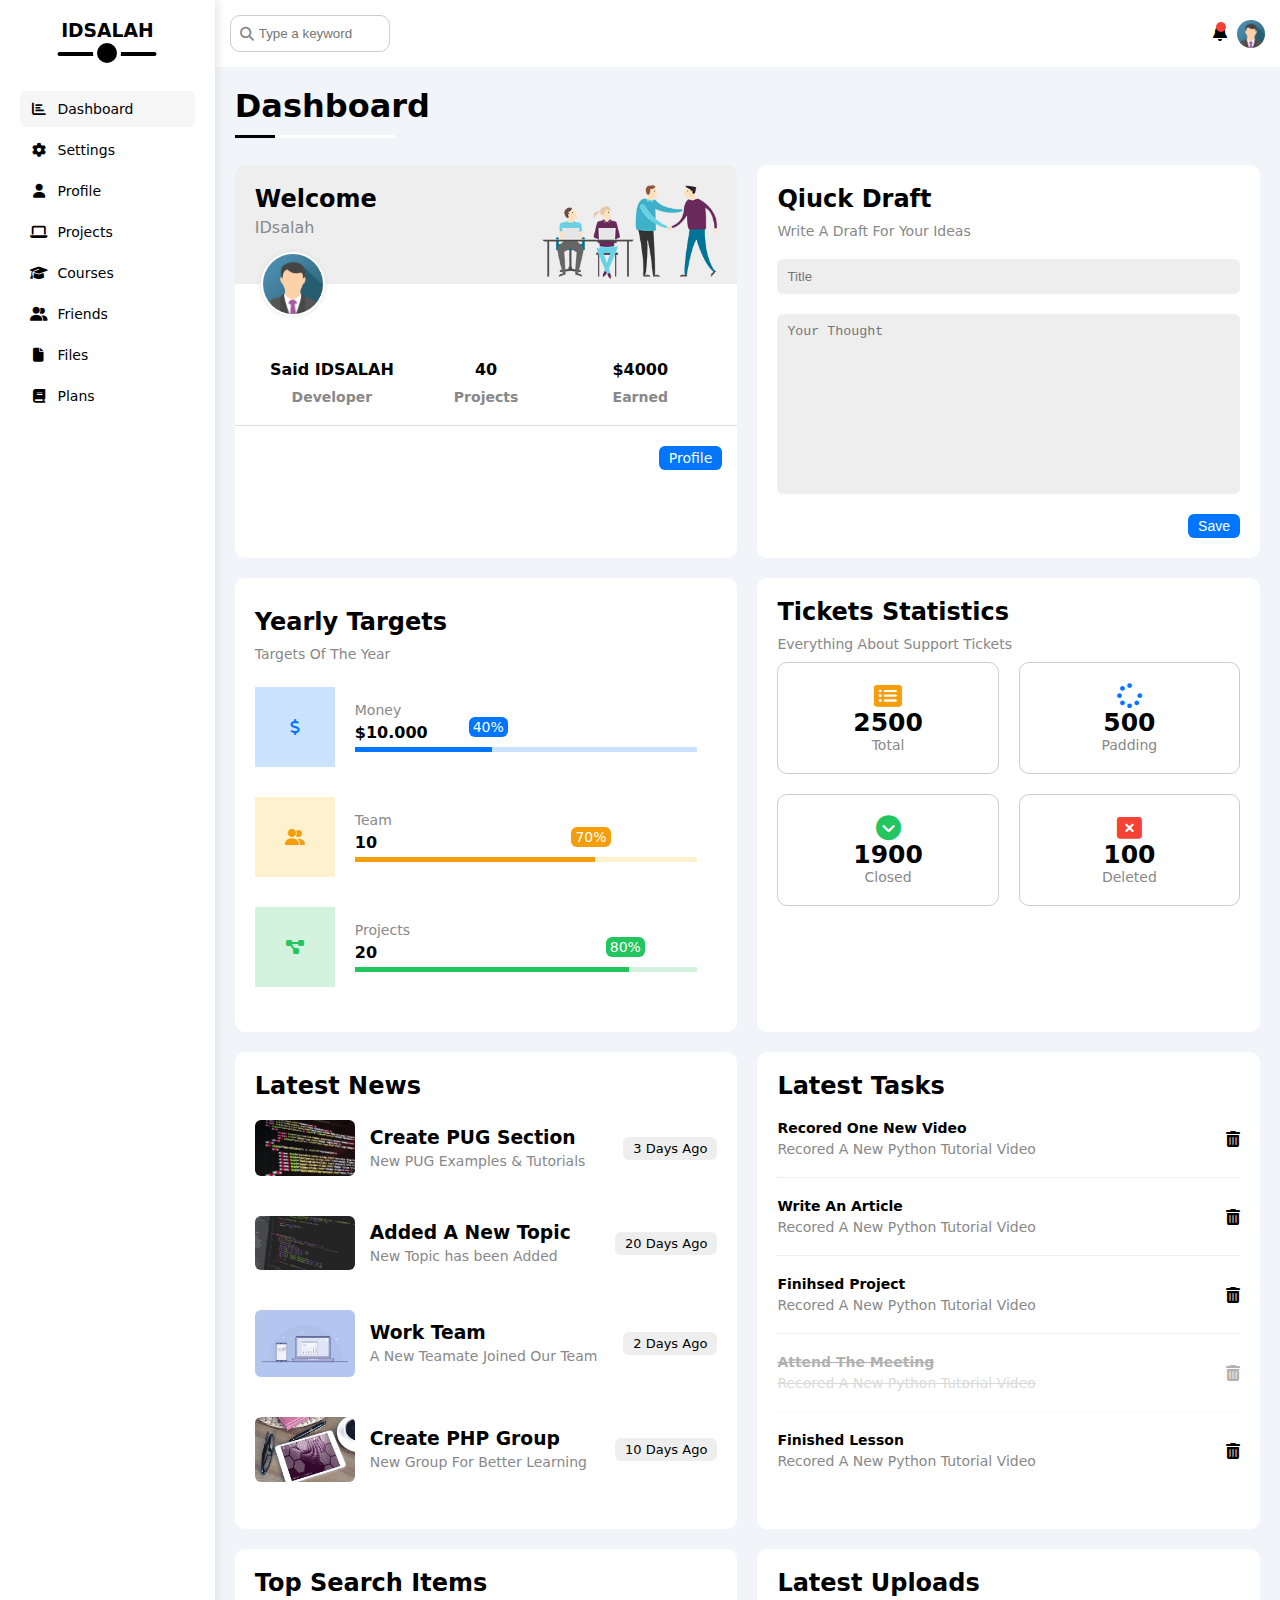
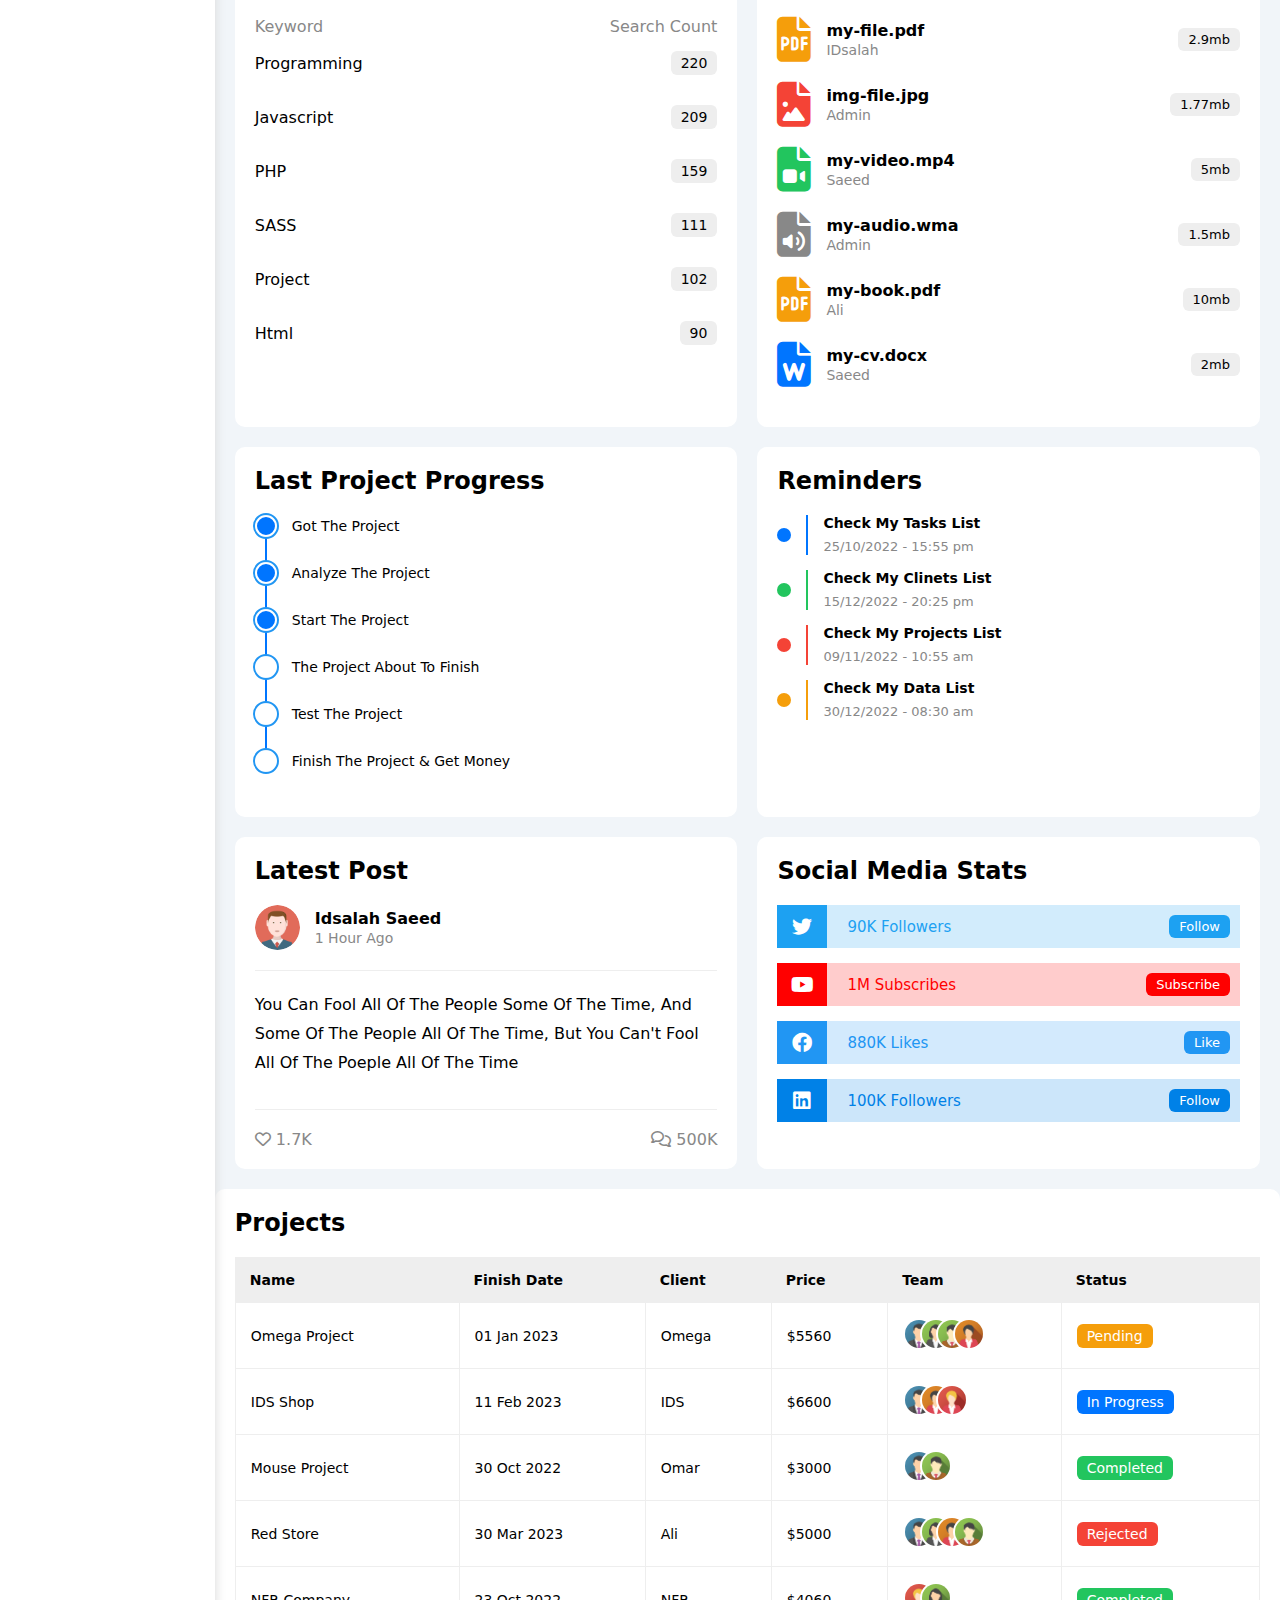
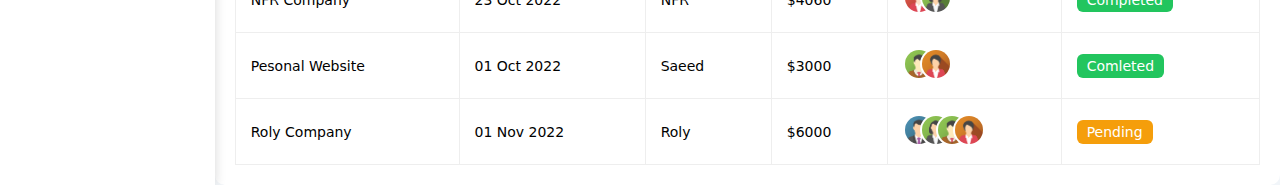
<file: index.html>
<!DOCTYPE html>
<html lang="en">
    <meta charset="UTF-8">
    <meta http-equiv="X-UA-Compatible" content="IE=edge">
    <meta name="viewport" content="width=device-width, initial-scale=1.0">
    <title>Dashboard</title>   
    <link rel="stylesheet" href="css/all.min.css">
    <link rel="stylesheet" href="css/framework.css">
    <link rel="stylesheet" href="css/main.css">
</head>
<body>
    <div class="page d-flex">
        <div class="sidebar bg-white p-20 p-relative">
            <h3 class="p-relative txt-c mt-0">IDSALAH</h3>
            <ul>
                <li>
                    <a class="active d-flex align-center fs-14 c-black rad-6 p-10" href="index.html">
                        <i class="fa fa-bar-chart fa-fw"></i>
                        <span>Dashboard</span> 
                    </a>
                </li>
                <li>
                    <a class=" d-flex align-center fs-14 c-black rad-6 p-10" href="settings.html">
                        <i class="fa fa-gear fa-fw"></i>
                        <span>Settings</span> 
                    </a>
                </li>
                <li>
                    <a class=" d-flex align-center fs-14 c-black rad-6 p-10" href="profile.html">
                        <i class="fa fa-user fa-fw"></i>
                        <span>Profile</span> 
                    </a>
                </li>
                <li>
                    <a class=" d-flex align-center fs-14 c-black rad-6 p-10" href="projects.html">
                        <i class="fa fa-laptop fa-fw"></i>
                        <span>Projects</span> 
                    </a>
                </li>
                <li>
                    <a class=" d-flex align-center fs-14 c-black rad-6 p-10" href="courses.html">
                        <i class="fa fa-graduation-cap fa-fw"></i>
                        <span>Courses</span> 
                    </a>
                </li>
                <li>
                    <a class=" d-flex align-center fs-14 c-black rad-6 p-10" href="friends.html">
                        <i class="fa fa-user-friends fa-fw"></i>
                        <span>Friends</span> 
                    </a>
                </li>
                <li>
                    <a class=" d-flex align-center fs-14 c-black rad-6 p-10" href="files.html">
                        <i class="fa fa-file fa-fw"></i>
                        <span>Files</span> 
                    </a>
                </li>
                <li>
                    <a class=" d-flex align-center fs-14 c-black rad-6 p-10" href="plans.html">
                        <i class="fa fa-book fa-fw"></i>
                        <span>Plans</span> 
                    </a>
                </li>
            </ul>
        </div>
        <div class="content-area w-full">
            <!-- Start Head -->
            <div class="head bg-white p-15 between-flex ">
                <div class="search p-relative">
                    <input class="p-10 rad-10 border-ccc" type="search" placeholder="Type a keyword">
                </div>
                <div class="icons d-flex align-center">
                    <span class="notification p-relative">
                        <i class="fa fa-bell fa-la"></i>
                    </span>
                    <img class="rad-half" src="images/team/team-01.png" alt="">
                </div>
            </div>
            <!-- End Head -->
            <h1 class="p-relative">Dashboard</h1>
            <div class="wrapper d-grid gap-20">
                <!-- Start Welcome Widget -->
                <div class="welcome bg-white rad-10 txt-c-mobile block-mobile">
                    <div class="intro p-20 d-flex space-between bg-eee">
                        <div>
                            <h2 class="m-0 ">Welcome</h2>
                            <p class="c-grey mt-5">IDsalah</p>
                        </div>
                        <img class="hide-mobile" src="images/welcome.png" alt="">
                    </div>
                    <img class="avatar rad-half" src="images/team/team-01.png" alt="" >
                    <div class="body text-c d-flex p-20 mt-20 mb-20 block-mobile">
                        <div class="txt-c fw-bold">Said IDSALAH <span class="d-block c-grey fs-14 mt-10">Developer</span></div>
                        <div class="txt-c fw-bold">40 <span class="d-block c-grey fs-14 mt-10">Projects</span></div>
                        <div class="txt-c fw-bold">$4000 <span class="d-block c-grey fs-14 mt-10">Earned</span></div>
                    </div>
                    <a href="profile.html" class="visit btn-shape d-block fs-14 bg-blue c-white w-fit">Profile</a>
                </div>
                <!-- End Welcome Wedget -->
                <!-- Start Qiuck Draft Widget -->
                <div class="qiuck-draft p-20 bg-white rad-10 ">
                    <h2 class="mt-0 mb-10">Qiuck Draft</h2>
                    <p class="mt-0 mb-20 c-grey fs-14 ">Write A Draft For Your Ideas</p>
                    <form action="">
                        <input class=" d-block w-full b-none bg-eee p-10 mb-20 rad-6" type="text" placeholder="Title"> 
                        <textarea class=" d-block w-full b-none bg-eee p-10 mb-20 rad-6" placeholder="Your Thought"></textarea>
                        <input class="save btn-shape d-block bg-blue b-none c-white fs-14" type="submit" value="Save" >
                    </form>
                </div>
                <!-- End Qiuck Draft Widget -->
                <!-- Start Targets -->
                <div class="targets p-20 bg-white rad-10 block-mobile">
                    <h2 class="mt-10 mb-10">Yearly Targets</h2>
                    <p class="fs-14 c-grey mb-20 mt-0">Targets Of The Year</p>
                    <div class="target-row mb-20 center-flex blue">
                        <div class="icon m-10 p-20 center-flex">
                            <i class="fa fa-dollar-sign fx-lg c-blue"></i>
                        </div>
                        <div class="details m-20 blue">
                            <span class=" d-block c-grey fs-14 mb-5" >Money</span>
                            <span class="fw-bold mb-5">$10.000</span>
                            <div class="progress mt-5">
                                <span class="bg-blue p-relative d-block" style="width: 40%">
                                    <span class="bg-blue c-white fs-14 rad-6">40%</span>
                                </span>
                            </div>
                        </div>
                    </div>
                    <div class="target-row mb-20 center-flex orange">
                        <div class="icon m-10 p-20 center-flex">
                            <i class="fa fa-user-friends fx-lg c-orange"></i>
                        </div>
                        <div class="details m-20 orange">
                            <span class=" d-block c-grey fs-14 mb-5" >Team</span>
                            <span class="fw-bold mb-5">10</span>
                            <div class="progress mt-5">
                                <span class="bg-orange p-relative d-block" style="width: 70%">
                                    <span class="bg-orange c-white fs-14 rad-6">70%</span>
                                </span>
                            </div>
                        </div>
                    </div>
                    <div class="target-row mb-20 center-flex green">
                        <div class="icon m-10 p-20 center-flex">
                            <i class="fa fa-project-diagram fx-lg c-green"></i>
                        </div>
                        <div class="details m-20 green">
                            <span class=" d-block c-grey fs-14 mb-5" >Projects</span>
                            <span class="fw-bold mb-5">20</span>
                            <div class="progress mt-5">
                                <span class="bg-green p-relative d-block" style="width: 80%">
                                    <span class="bg-green c-white fs-14 rad-6">80%</span>
                                </span>
                            </div>
                        </div>
                    </div>
                </div>
                <!-- End Targets -->
                <!-- Start Tickets -->
                <div class="tickets p-20 bg-white rad-10 ">
                    <h2 class="mt-0 mb-10">Tickets Statistics</h2>
                    <span class=" d-block fs-14 c-grey mt-0 mb-10">Everything About Support Tickets</span>
                    <div class="d-flex txt-c gap-20 f-wrap">
                        <div class="box p-20 rad-10 fs-14 c-grey">
                            <i class="fa fa-rectangle-list c-orange fs-25"></i>
                            <span class="d-block fw-bold fs-25 c-black">2500</span>
                            Total
                        </div>
                        <div class="box p-20 rad-10 fs-14 c-grey">
                            <i class="fa fa-spinner c-blue fs-25"></i>
                            <span class="d-block fw-bold fs-25 c-black">500</span>
                            Padding
                        </div>
                        <div class="box p-20 rad-10 fs-14 c-grey">
                            <i class="fa fa-chevron-circle-down c-green fs-25 "></i>
                            <span class="d-block fw-bold fs-25 c-black">1900</span>
                            Closed
                        </div>
                        <div class="box p-20 rad-10 fs-14 c-grey">
                            <i class="fa fa-rectangle-xmark c-red fs-25"></i>
                            <span class="d-block fw-bold fs-25 c-black">100</span>
                            Deleted
                        </div>
                    </div>
                </div>
                <!-- End Tickets -->
                <!-- Start Latest News -->
                <div class="latest-news p-20 bg-white rad-10 txt-c-mobile">
                    <h2 class="mt-0 mb-20">Latest News</h2>
                    <div class="news-row d-flex align-center block-mobile">
                        <img class="w-100 rad-6 mr-15" src="images/news-01.jpg" alt="" srcset="">
                        <div class="info">
                            <h3 class="mt-0 mb-5">Create PUG Section</h3>
                            <p class="fs-14 c-grey m-0">New PUG Examples & Tutorials </p>
                        </div>
                        <div class="btn-shape fs-13 m-0 bg-eee rad-6 label">3 Days Ago</div>
                    </div>
                    <div class="news-row d-flex align-center block-mobile">
                        <img class="w-100 rad-6 mr-15" src="images/news-02.jpg" alt="" srcset="">
                        <div class="info">
                            <h3 class="mt-0 mb-5">Added A New Topic</h3>
                            <p class="fs-14 c-grey m-0">New Topic has been Added  </p>
                        </div>
                        <div class="btn-shape fs-13 m-0 bg-eee rad-6 label">20 Days Ago</div>
                    </div>
                    <div class="news-row d-flex align-center block-mobile">
                        <img class="w-100 rad-6 mr-15" src="images/news-03.jpg" alt="" srcset="">
                        <div class="info">
                            <h3 class="mt-0 mb-5">Work Team</h3>
                            <p class="fs-14 c-grey m-0">A New Teamate Joined Our Team </p>
                        </div>
                        <div class="btn-shape fs-13 m-0 bg-eee rad-6 label">2 Days Ago</div>
                    </div>
                    <div class="news-row d-flex align-center block-mobile">
                        <img class="w-100 rad-6 mr-15" src="images/news-04.jpg" alt="" srcset="">
                        <div class="info">
                            <h3 class="mt-0 mb-5">Create PHP Group</h3>
                            <p class="fs-14 c-grey m-0">New Group For Better Learning </p>
                        </div>
                        <div class="btn-shape fs-13 m-0 bg-eee rad-6 label">10 Days Ago</div>
                    </div>
                </div>
                <!-- End Latest News -->
                <!-- Start Tasks -->
                <div class="tasks p-20 bg-white rad-10">
                    <h2 class="mt-0 mb-20">Latest Tasks</h2>
                    <div class="task-row between-flex mb-20 pb-20">
                        <div class="info">
                            <h3 class="mt-0 mb-5 fs-14">Recored One New Video</h3>
                            <P class="fs-14 c-grey m-0">Recored A New Python Tutorial Video</P>
                        </div>
                        <i class="fa fa-trash-can delete"></i>
                    </div>
                    <div class="task-row between-flex mb-20 pb-20">
                        <div class="info">
                            <h3 class="mt-0 mb-5 fs-14">Write An Article</h3>
                            <P class="fs-14 c-grey m-0">Recored A New Python Tutorial Video</P>
                        </div>
                        <i class="fa fa-trash-can delete"></i>
                    </div>
                    <div class="task-row between-flex mb-20 pb-20">
                        <div class="info">
                            <h3 class="mt-0 mb-5 fs-14">Finihsed Project</h3>
                            <P class="fs-14 c-grey m-0">Recored A New Python Tutorial Video</P>
                        </div>
                        <i class="fa fa-trash-can delete"></i>
                    </div>
                    <div class="task-row between-flex mb-20 pb-20 done">
                        <div class="info">
                            <h3 class="mt-0 mb-5 fs-14">Attend The Meeting</h3>
                            <P class="fs-14 c-grey m-0">Recored A New Python Tutorial Video</P>
                        </div>
                        <i class="fa fa-trash-can delete"></i>
                    </div>
                    <div class="task-row between-flex mb-20 pb-20">
                        <div class="info">
                            <h3 class="mt-0 mb-5 fs-14">Finished Lesson</h3>
                            <P class="fs-14 c-grey m-0">Recored A New Python Tutorial Video</P>
                        </div>
                        <i class="fa fa-trash-can delete"></i>
                    </div>
                </div>
                <!-- End Tasks -->
                <!-- Start Top Search Words Widget -->
                <div class="search-items p-20 bg-white rad-10">
                    <h2 class="mt-0 mb-20">Top Search Items</h2>
                    <div class="items-head between-flex mb-15 c-grey">
                        <div>Keyword</div>
                        <div>Search Count</div>
                    </div>
                    <div class="items between-flex mb-15 pb-15">
                        <span>Programming</span>
                        <span class="btn-shape fs-14 bg-eee">220</span>
                    </div>
                    <div class="items between-flex mb-15 pb-15">
                        <span>Javascript</span>
                        <span class="btn-shape fs-14 bg-eee">209</span>
                    </div>
                    <div class="items between-flex mb-15 pb-15">
                        <span>PHP</span>
                        <span class="btn-shape fs-14 bg-eee">159</span>
                    </div>
                    <div class="items between-flex mb-15 pb-15">
                        <span>SASS</span>
                        <span class="btn-shape fs-14 bg-eee">111</span>
                    </div>
                    <div class="items between-flex mb-15 pb-15">
                        <span>Project</span>
                        <span class="btn-shape fs-14 bg-eee">102</span>
                    </div>
                    <div class="items between-flex mb-15 pb-15">
                        <span>Html</span>
                        <span class="btn-shape fs-14 bg-eee">90</span>
                    </div>
                </div>
                <!-- End Top Search Words Widget -->
                <!-- Start Latest Uploads -->
                <div class="latest-uploads p-20 bg-white rad-10">
                    <h2 class="mt-0 mb-20">Latest Uploads</h2>
                    <ul class="m-0">
                        <li class="between-flex pb-10 mb-10">
                            <div class="d-flex align-center">
                                <i class="fa fa-file-pdf c-orange mr-15 fs-45"></i>
                                <div>
                                    <span class="d-block fw-bold">my-file.pdf</span>
                                    <span class="fs-14 c-grey">IDsalah</span>
                                </div>
                            </div>
                            <div class="fs-13 bg-eee btn-shape">2.9mb</div>
                        </li>
                        <li class="between-flex pb-10 mb-10">
                            <div class="d-flex align-center">
                                <i class="fa fa-file-image c-red mr-15 fs-45"></i>
                                <div>
                                    <span class="d-block fw-bold">img-file.jpg</span>
                                    <span class="fs-14 c-grey">Admin</span>
                                </div>
                            </div>
                            <div class="fs-13 bg-eee btn-shape">1.77mb</div>
                        </li>
                        <li class="between-flex pb-10 mb-10">
                            <div class="d-flex align-center">
                                <i class="fa fa-file-video c-green mr-15 fs-45"></i>
                                <div>
                                    <span class="d-block fw-bold">my-video.mp4</span>
                                    <span class="fs-14 c-grey">Saeed</span>
                                </div>
                            </div>
                            <div class="fs-13 bg-eee btn-shape">5mb</div>
                        </li>
                        <li class="between-flex pb-10 mb-10">
                            <div class="d-flex align-center">
                                <i class="fa fa-file-audio c-grey mr-15 fs-45"></i>
                                <div>
                                    <span class="d-block fw-bold">my-audio.wma</span>
                                    <span class="fs-14 c-grey">Admin</span>
                                </div>
                            </div>
                            <div class="fs-13 bg-eee btn-shape">1.5mb</div>
                        </li>
                        <li class="between-flex pb-10 mb-10">
                            <div class="d-flex align-center">
                                <i class="fa fa-file-pdf c-orange mr-15 fs-45"></i>
                                <div>
                                    <span class="d-block fw-bold">my-book.pdf</span>
                                    <span class="fs-14 c-grey">Ali</span>
                                </div>
                            </div>
                            <div class="fs-13 bg-eee btn-shape">10mb</div>
                        </li>
                        <li class="between-flex pb-10 mb-10">
                            <div class="d-flex align-center">
                                <i class="fa fa-file-word c-blue mr-15 fs-45"></i>
                                <div>
                                    <span class="d-block fw-bold">my-cv.docx</span>
                                    <span class="fs-14 c-grey">Saeed</span>
                                </div>
                            </div>
                            <div class="fs-13 bg-eee btn-shape">2mb</div>
                        </li>
                    </ul>
                </div>
                <!-- End Latest Uploads -->
                <!-- Start Last Project Progress Widget-->
                <div class="last-project p-20 bg-white rad-10 p-relative">
                    <h2 class="mt-0 mb-20">Last Project Progress</h2>
                    <ul class="m-0 p-relative">
                        <li class="mt-25 d-flex align-center fs-14 mb-25 done">Got The Project</li>
                        <li class="mt-25 d-flex align-center fs-14 mb-25 done">Analyze The Project</li>
                        <li class="mt-25 d-flex align-center fs-14 mb-25 done">Start The Project</li>
                        <li class="mt-25 d-flex align-center fs-14 mb-25 current">The Project About To Finish</li>
                        <li class="mt-25 d-flex align-center fs-14 mb-25 ">Test The Project</li>
                        <li class="mt-25 d-flex align-center fs-14 mb-25 ">Finish The Project & Get Money</li>
                    </ul>
                </div>
                <!-- End Last Project Progress Widget-->
                <!-- Start Reminders -->
                <div class="reminders p-20 bg-white rad-10 p-relative">
                    <h2 class="mt-0 mb-20">Reminders</h2>
                    <ul class="m-0">
                        <li class="d-flex align-center mt-15">
                            <span class="key bg-blue mr-15 d-block rad-half"></span>
                            <div class="pl-15 blue">
                                <p class="fs-14 fw-bold mt-0 mb-5">Check My Tasks List</p>
                                <span class="fs-13 c-grey ">25/10/2022 - 15:55 pm</span>
                            </div>
                        </li>
                        <li class="d-flex align-center mt-15">
                            <span class="key bg-green mr-15 d-block rad-half"></span>
                            <div class="pl-15 green">
                                <p class="fs-14 fw-bold mt-0 mb-5">Check My Clinets List</p>
                                <span class="fs-13 c-grey ">15/12/2022 - 20:25 pm</span>
                            </div>
                        </li>
                        <li class="d-flex align-center mt-15">
                            <span class="key bg-red mr-15 d-block rad-half"></span>
                            <div class="pl-15 red">
                                <p class="fs-14 fw-bold mt-0 mb-5">Check My Projects List</p>
                                <span class="fs-13 c-grey ">09/11/2022 - 10:55 am</span>
                            </div>
                        </li>
                        <li class="d-flex align-center mt-15">
                            <span class="key bg-orange mr-15 d-block rad-half"></span>
                            <div class="pl-15 orange">
                                <p class="fs-14 fw-bold mt-0 mb-5">Check My Data List</p>
                                <span class="fs-13 c-grey ">30/12/2022 - 08:30 am</span>
                            </div>
                        </li>
                    </ul>
                </div>
                <!-- End Reminders -->
                <!-- Start Latest Post Widget -->
                <div class="latest-post p-20 bg-white rad-10 p-relative">
                    <h2 class="mt-0 mb-20">Latest Post</h2>
                    <div class="top d-flex align-center">
                        <img class="avatar rad-half mr-15" src="images/avatar.png" alt="">
                        <div class="info ">
                            <span class="d-block fw-bold">Idsalah Saeed</span>
                            <span class="c-grey fs-14">1 Hour Ago</span>
                        </div>
                    </div>
                    <div class="post-content txt-c-mobile pt-20 pb-20 mt-20 mb-20">You can fool all of the people some of the time, and some of the people all of the time, but
                        you can't fool all of the poeple all of the time
                    </div>
                    <div class="post-stats between-flex c-grey">
                        <div>
                            <i class="fa-regular fa-heart"></i>
                            <span>1.7K</span>
                        </div>
                        <div>
                            <i class="fa-regular fa-comments"></i>
                            <span>500K</span>
                        </div>
                    </div>
                </div>
                <!-- End Latest Post Widget -->
                <!-- Start Social Media Widget -->
                <div class="social-media p-20 bg-white rad-10 p-relative">
                    <h2 class="mt-0 mb-20">Social Media Stats</h2>
                    <div class="box twitter p-relative between-flex p-10 mb-15">
                        <i class="fab fa-twitter h-full fa-lg c-white center-flex"></i>
                        <span class="fs-15">90K Followers</span>
                        <a href="#" class="btn-shape c-white fs-13">Follow</a>
                    </div>
                    <div class="box youtube p-relative between-flex p-10 mb-15">
                        <i class="fab fa-youtube h-full fa-lg c-white center-flex"></i>
                        <span class="fs-15">1M Subscribes</span>
                        <a href="#" class="btn-shape c-white fs-13">Subscribe</a>
                    </div>
                    <div class="box facebook p-relative between-flex p-10 mb-15">
                        <i class="fab fa-facebook h-full fa-lg c-white center-flex"></i>
                        <span class="fs-15">880K Likes</span>
                        <a href="#" class="btn-shape c-white fs-13">Like</a>
                    </div>
                    <div class="box linkedin p-relative between-flex p-10 mb-15">
                        <i class="fab fa-linkedin h-full fa-lg c-white center-flex"></i>
                        <span class="fs-15">100K Followers</span>
                        <a href="#" class="btn-shape c-white fs-13">Follow</a>
                    </div>
                </div>
                <!-- End Social Media Widget -->
            </div>
            <!-- Start Project Table -->
            <div class="projects p-20 bg-white rad-10">
                <h2 class="mt-0 mb-20">Projects</h2>
                <div class="responsive-table">
                    <table class="fs-14 w-full">
                        <thead>
                            <tr>
                                <td>Name</td>
                                <td>Finish Date</td>
                                <td>Client</td>
                                <td>Price</td>
                                <td>Team</td>
                                <td>Status</td>
                            </tr>
                        </thead>
                        <tbody>
                            <tr>
                                <td>Omega Project</td>
                                <td>01 Jan 2023</td>
                                <td>Omega</td>
                                <td>$5560</td>
                                <td>
                                    <img src="images/team/team-01.png" alt="">
                                    <img src="images/team/team-02.png" alt="">
                                    <img src="images/team/team-03.png" alt="">
                                    <img src="images/team/team-04.png" alt="">
                                </td>
                                <td>
                                    <span class="label btn-shape c-white bg-orange ">Pending</span>
                                </td>
                            </tr>
                        </tbody>
                        <tbody>
                            <tr>
                                <td>IDS Shop</td>
                                <td>11 Feb 2023</td>
                                <td>IDS</td>
                                <td>$6600</td>
                                <td>
                                    <img src="images/team/team-01.png" alt="">
                                    <img src="images/team/team-04.png" alt="">
                                    <img src="images/team/team-05.png" alt="">
                                </td>
                                <td>
                                    <span class="label btn-shape c-white bg-blue ">In Progress</span>
                                </td>
                            </tr>
                        </tbody>
                        <tbody>
                            <tr>
                                <td>Mouse Project</td>
                                <td>30 Oct 2022</td>
                                <td>Omar</td>
                                <td>$3000</td>
                                <td>
                                    <img src="images/team/team-01.png" alt="">
                                    <img src="images/team/team-03.png" alt="">
                                </td>
                                <td>
                                    <span class="label btn-shape c-white bg-green ">Completed</span>
                                </td>
                            </tr>
                        </tbody>
                        <tbody>
                            <tr>
                                <td>Red Store</td>
                                <td>30 Mar 2023</td>
                                <td>Ali</td>
                                <td>$5000</td>
                                <td>
                                    <img src="images/team/team-01.png" alt="">
                                    <img src="images/team/team-02.png" alt="">
                                    <img src="images/team/team-04.png" alt="">
                                    <img src="images/team/team-03.png" alt="">
                                </td>
                                <td>
                                    <span class="label btn-shape c-white bg-red ">Rejected</span>
                                </td>
                            </tr>
                        </tbody>
                        <tbody>
                            <tr>
                                <td>NFR Company</td>
                                <td>23 Oct 2022</td>
                                <td>NFR</td>
                                <td>$4060</td>
                                <td>
                                    <img src="images/team/team-05.png" alt="">
                                    <img src="images/team/team-02.png" alt="">
                                </td>
                                <td>
                                    <span class="label btn-shape c-white bg-green ">Completed</span>
                                </td>
                            </tr>
                        </tbody>
                        <tbody>
                            <tr>
                                <td>Pesonal Website</td>
                                <td>01 Oct 2022</td>
                                <td>Saeed</td>
                                <td>$3000</td>
                                <td>
                                    <img src="images/team/team-03.png" alt="">
                                    <img src="images/team/team-04.png" alt="">
                                </td>
                                <td>
                                    <span class="label btn-shape c-white bg-green ">Comleted</span>
                                </td>
                            </tr>
                        </tbody>
                        <tbody>
                            <tr>
                                <td>Roly Company</td>
                                <td>01 Nov 2022</td>
                                <td>Roly</td>
                                <td>$6000</td>
                                <td>
                                    <img src="images/team/team-01.png" alt="">
                                    <img src="images/team/team-02.png" alt="">
                                    <img src="images/team/team-03.png" alt="">
                                    <img src="images/team/team-04.png" alt="">
                                </td>
                                <td>
                                    <span class="label btn-shape c-white bg-orange ">Pending</span>
                                </td>
                            </tr>
                        </tbody>
                    </table>
                </div>
            </div>
            <!-- End Project Table -->
        </div>
    </div>
</body>
</html>
</file>
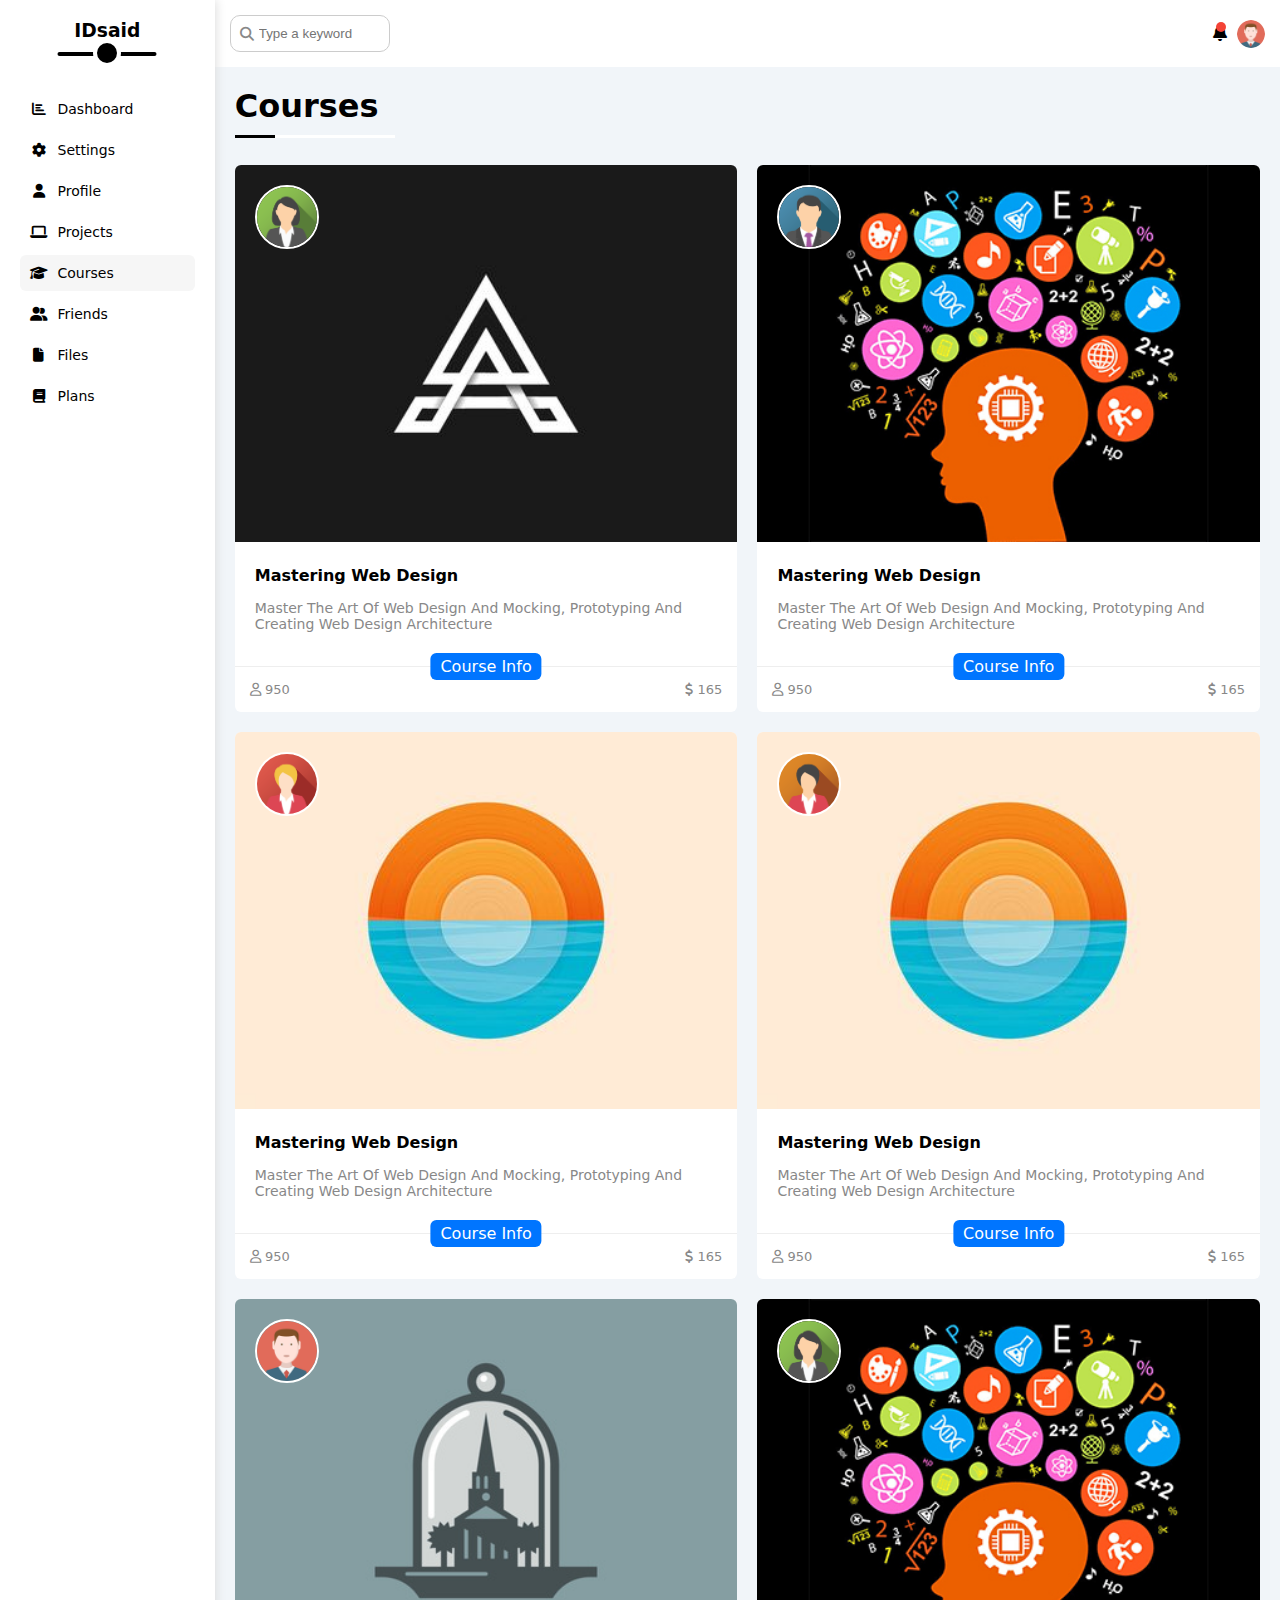
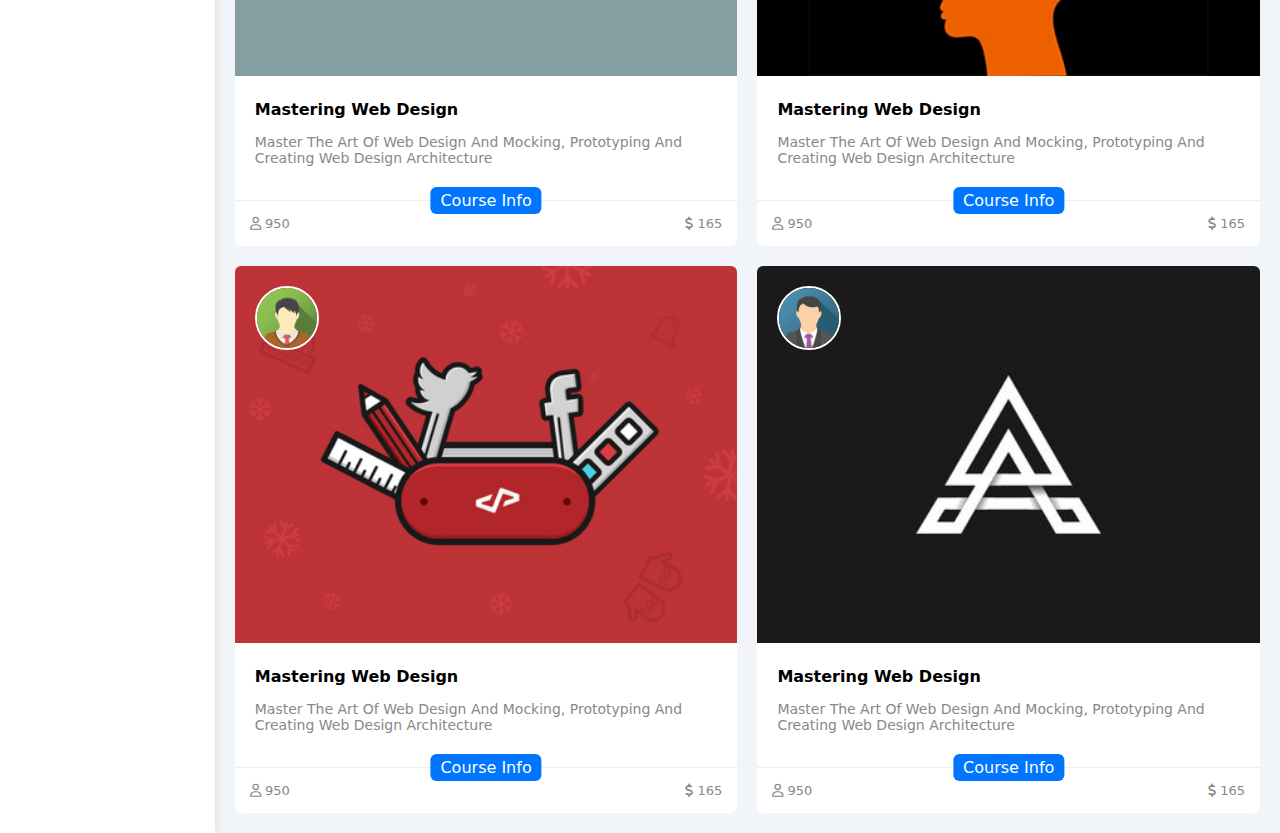
<file: courses.html>
<!DOCTYPE html>
<html lang="en">
<meta charset="UTF-8">
<meta http-equiv="X-UA-Compatible" content="IE=edge">
<meta name="viewport" content="width=device-width, initial-scale=1.0">
<title>Courses</title>
<link rel="stylesheet" href="css/all.min.css">
<link rel="stylesheet" href="css/framework.css">
<link rel="stylesheet" href="css/main.css">
</head>

<body>
    <div class="page d-flex">
        <div class="sidebar bg-white p-20 p-relative">
            <h3 class="p-relative txt-c mt-0">IDsaid</h3>
            <ul>
                <li>
                    <a class=" d-flex align-center fs-14 c-black rad-6 p-10" href="index.html">
                        <i class="fa fa-bar-chart fa-fw"></i>
                        <span>Dashboard</span>
                    </a>
                </li>
                <li>
                    <a class=" d-flex align-center fs-14 c-black rad-6 p-10" href="settings.html">
                        <i class="fa fa-gear fa-fw"></i>
                        <span>Settings</span>
                    </a>
                </li>
                <li>
                    <a class=" d-flex align-center fs-14 c-black rad-6 p-10" href="profile.html">
                        <i class="fa fa-user fa-fw"></i>
                        <span>Profile</span>
                    </a>
                </li>
                <li>
                    <a class=" d-flex align-center fs-14 c-black rad-6 p-10" href="projects.html">
                        <i class="fa fa-laptop fa-fw"></i>
                        <span>Projects</span>
                    </a>
                </li>
                <li>
                    <a class="active d-flex align-center fs-14 c-black rad-6 p-10" href="courses.html">
                        <i class="fa fa-graduation-cap fa-fw"></i>
                        <span>Courses</span>
                    </a>
                </li>
                <li>
                    <a class=" d-flex align-center fs-14 c-black rad-6 p-10" href="friends.html">
                        <i class="fa fa-user-friends fa-fw"></i>
                        <span>Friends</span>
                    </a>
                </li>
                <li>
                    <a class=" d-flex align-center fs-14 c-black rad-6 p-10" href="files.html">
                        <i class="fa fa-file fa-fw"></i>
                        <span>Files</span>
                    </a>
                </li>
                <li>
                    <a class=" d-flex align-center fs-14 c-black rad-6 p-10" href="plans.html">
                        <i class="fa fa-book fa-fw"></i>
                        <span>Plans</span>
                    </a>
                </li>
            </ul>
        </div>
        <div class="content-area w-full">
            <!-- Start Head -->
            <div class="head bg-white p-15 between-flex ">
                <div class="search p-relative">
                    <input class="p-10 rad-10 border-ccc" type="search" placeholder="Type a keyword">
                </div>
                <div class="icons d-flex align-center">
                    <span class="notification p-relative">
                        <i class="fa fa-bell fa-la"></i>
                    </span>
                    <img class="rad-half" src="images/avatar.png" alt="">
                </div>
            </div>
            <!-- End Head -->
            <!-- Start Courses -->
            <h1 class="p-relative">Courses</h1>
            <div class="courses-page d-grid gap-20 m-20">
                <div class="course bg-white rad-6 p-relative">
                    <img class="cover" src="images/course-01.jpg" alt="">
                    <img class="instroctor" src="images/team/team-02.png" alt="">
                    <div class="p-20">
                        <h4 class="m-0">Mastering Web Design</h4>
                        <p class="descripion c-grey fs-14 mt-15">Master The Art Of Web Design And Mocking, Prototyping And Creating Web Design Architecture</p>
                    </div>
                    <div class="info p-15 p-relative between-flex">
                        <span class="title bg-blue c-white btn-shape">Course Info</span>
                        <span class="c-grey fs-13">
                            <i class="fa-regular fa-user"></i>
                            950
                        </span>
                        <span class="c-grey fs-13">
                            <i class="fa-solid fa-dollar-sign"></i>
                            165
                        </span>
                    </div>
                </div>
                <div class="course bg-white rad-6 p-relative">
                    <img class="cover" src="images/course-02.jpg" alt="">
                    <img class="instroctor" src="images/team/team-01.png" alt="">
                    <div class="p-20">
                        <h4 class="m-0">Mastering Web Design</h4>
                        <p class="descripion c-grey fs-14 mt-15">Master The Art Of Web Design And Mocking, Prototyping And Creating Web Design Architecture</p>
                    </div>
                    <div class="info p-15 p-relative between-flex">
                        <span class="title bg-blue c-white btn-shape">Course Info</span>
                        <span class="c-grey fs-13">
                            <i class="fa-regular fa-user"></i>
                            950
                        </span>
                        <span class="c-grey fs-13">
                            <i class="fa-solid fa-dollar-sign"></i>
                            165
                        </span>
                    </div>
                </div>
                <div class="course bg-white rad-6 p-relative">
                    <img class="cover" src="images/course-03.jpg" alt="">
                    <img class="instroctor" src="images/team/team-05.png" alt="">
                    <div class="p-20">
                        <h4 class="m-0">Mastering Web Design</h4>
                        <p class="descripion c-grey fs-14 mt-15">Master The Art Of Web Design And Mocking, Prototyping And Creating Web Design Architecture</p>
                    </div>
                    <div class="info p-15 p-relative between-flex">
                        <span class="title bg-blue c-white btn-shape">Course Info</span>
                        <span class="c-grey fs-13">
                            <i class="fa-regular fa-user"></i>
                            950
                        </span>
                        <span class="c-grey fs-13">
                            <i class="fa-solid fa-dollar-sign"></i>
                            165
                        </span>
                    </div>
                </div>
                <div class="course bg-white rad-6 p-relative">
                    <img class="cover" src="images/course-03.jpg" alt="">
                    <img class="instroctor" src="images/team/team-04.png" alt="">
                    <div class="p-20">
                        <h4 class="m-0">Mastering Web Design</h4>
                        <p class="descripion c-grey fs-14 mt-15">Master The Art Of Web Design And Mocking, Prototyping And Creating Web Design Architecture</p>
                    </div>
                    <div class="info p-15 p-relative between-flex">
                        <span class="title bg-blue c-white btn-shape">Course Info</span>
                        <span class="c-grey fs-13">
                            <i class="fa-regular fa-user"></i>
                            950
                        </span>
                        <span class="c-grey fs-13">
                            <i class="fa-solid fa-dollar-sign"></i>
                            165
                        </span>
                    </div>
                </div>
                <div class="course bg-white rad-6 p-relative">
                    <img class="cover" src="images/course-04.jpg" alt="">
                    <img class="instroctor" src="images/avatar.png" alt="">
                    <div class="p-20">
                        <h4 class="m-0">Mastering Web Design</h4>
                        <p class="descripion c-grey fs-14 mt-15">Master The Art Of Web Design And Mocking, Prototyping And Creating Web Design Architecture</p>
                    </div>
                    <div class="info p-15 p-relative between-flex">
                        <span class="title bg-blue c-white btn-shape">Course Info</span>
                        <span class="c-grey fs-13">
                            <i class="fa-regular fa-user"></i>
                            950
                        </span>
                        <span class="c-grey fs-13">
                            <i class="fa-solid fa-dollar-sign"></i>
                            165
                        </span>
                    </div>
                </div>
                <div class="course bg-white rad-6 p-relative">
                    <img class="cover" src="images/course-02.jpg" alt="">
                    <img class="instroctor" src="images/team/team-02.png" alt="">
                    <div class="p-20">
                        <h4 class="m-0">Mastering Web Design</h4>
                        <p class="descripion c-grey fs-14 mt-15">Master The Art Of Web Design And Mocking, Prototyping And Creating Web Design Architecture</p>
                    </div>
                    <div class="info p-15 p-relative between-flex">
                        <span class="title bg-blue c-white btn-shape">Course Info</span>
                        <span class="c-grey fs-13">
                            <i class="fa-regular fa-user"></i>
                            950
                        </span>
                        <span class="c-grey fs-13">
                            <i class="fa-solid fa-dollar-sign"></i>
                            165
                        </span>
                    </div>
                </div>
                <div class="course bg-white rad-6 p-relative">
                    <img class="cover" src="images/course-05.jpg" alt="">
                    <img class="instroctor" src="images/team/team-03.png" alt="">
                    <div class="p-20">
                        <h4 class="m-0">Mastering Web Design</h4>
                        <p class="descripion c-grey fs-14 mt-15">Master The Art Of Web Design And Mocking, Prototyping And Creating Web Design Architecture</p>
                    </div>
                    <div class="info p-15 p-relative between-flex">
                        <span class="title bg-blue c-white btn-shape">Course Info</span>
                        <span class="c-grey fs-13">
                            <i class="fa-regular fa-user"></i>
                            950
                        </span>
                        <span class="c-grey fs-13">
                            <i class="fa-solid fa-dollar-sign"></i>
                            165
                        </span>
                    </div>
                </div>
                <div class="course bg-white rad-6 p-relative">
                    <img class="cover" src="images/course-01.jpg" alt="">
                    <img class="instroctor" src="images/team/team-01.png" alt="">
                    <div class="p-20">
                        <h4 class="m-0">Mastering Web Design</h4>
                        <p class="descripion c-grey fs-14 mt-15">Master The Art Of Web Design And Mocking, Prototyping And Creating Web Design Architecture</p>
                    </div>
                    <div class="info p-15 p-relative between-flex">
                        <span class="title bg-blue c-white btn-shape">Course Info</span>
                        <span class="c-grey fs-13">
                            <i class="fa-regular fa-user"></i>
                            950
                        </span>
                        <span class="c-grey fs-13">
                            <i class="fa-solid fa-dollar-sign"></i>
                            165
                        </span>
                    </div>
                </div>
            </div>
            <!-- End Courses -->

</body>

</html>
</file>
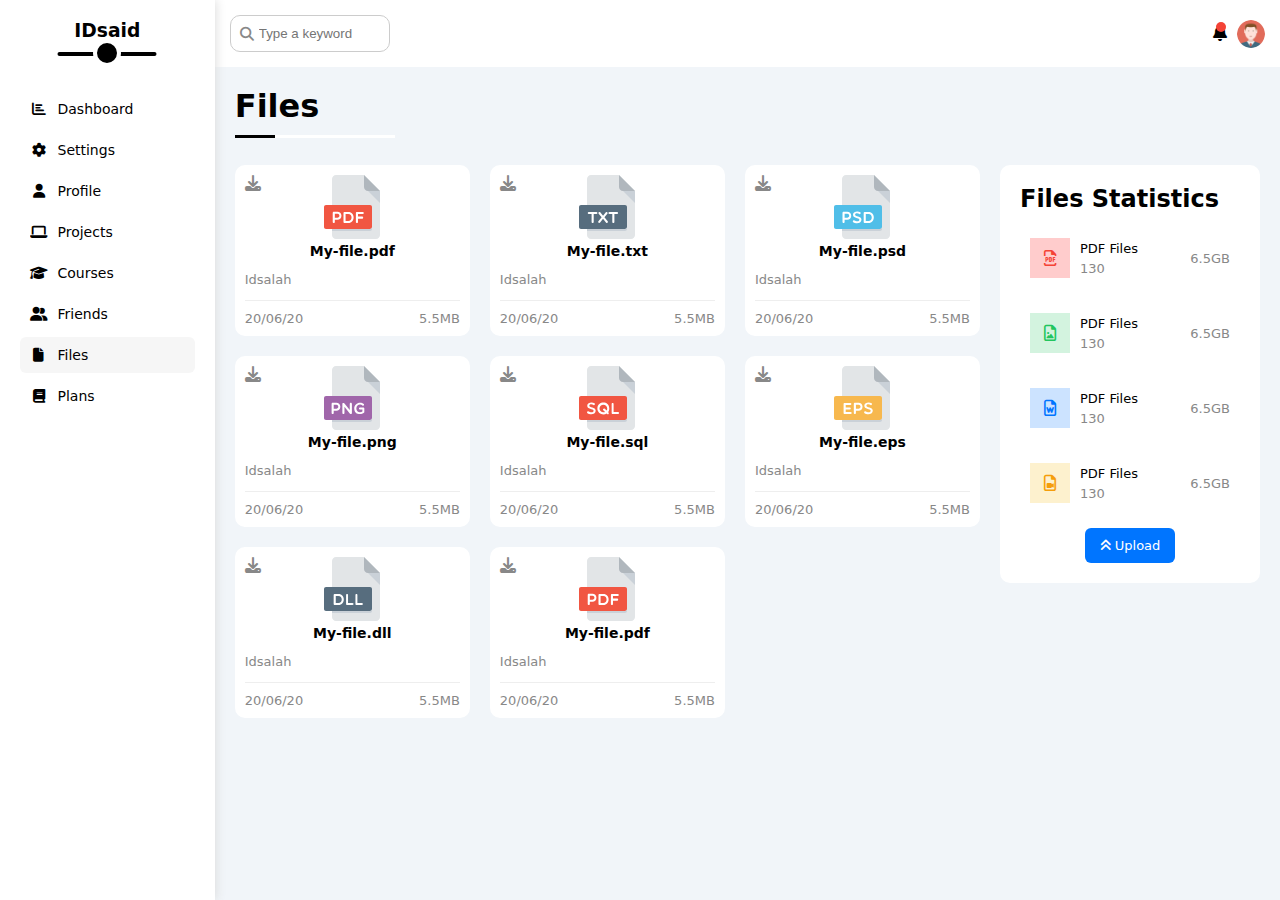
<file: files.html>
<!DOCTYPE html>
<html lang="en">
<meta charset="UTF-8">
<meta http-equiv="X-UA-Compatible" content="IE=edge">
<meta name="viewport" content="width=device-width, initial-scale=1.0">
<title>Files</title>
<link rel="stylesheet" href="css/all.min.css">
<link rel="stylesheet" href="css/framework.css">
<link rel="stylesheet" href="css/main.css">
</head>

<body>
    <div class="page d-flex">
        <div class="sidebar bg-white p-20 p-relative">
            <h3 class="p-relative txt-c mt-0">IDsaid</h3>
            <ul>
                <li>
                    <a class=" d-flex align-center fs-14 c-black rad-6 p-10" href="index.html">
                        <i class="fa fa-bar-chart fa-fw"></i>
                        <span>Dashboard</span>
                    </a>
                </li>
                <li>
                    <a class=" d-flex align-center fs-14 c-black rad-6 p-10" href="settings.html">
                        <i class="fa fa-gear fa-fw"></i>
                        <span>Settings</span>
                    </a>
                </li>
                <li>
                    <a class=" d-flex align-center fs-14 c-black rad-6 p-10" href="profile.html">
                        <i class="fa fa-user fa-fw"></i>
                        <span>Profile</span>
                    </a>
                </li>
                <li>
                    <a class=" d-flex align-center fs-14 c-black rad-6 p-10" href="projects.html">
                        <i class="fa fa-laptop fa-fw"></i>
                        <span>Projects</span>
                    </a>
                </li>
                <li>
                    <a class=" d-flex align-center fs-14 c-black rad-6 p-10" href="courses.html">
                        <i class="fa fa-graduation-cap fa-fw"></i>
                        <span>Courses</span>
                    </a>
                </li>
                <li>
                    <a class=" d-flex align-center fs-14 c-black rad-6 p-10" href="friends.html">
                        <i class="fa fa-user-friends fa-fw"></i>
                        <span>Friends</span>
                    </a>
                </li>
                <li>
                    <a class="active d-flex align-center fs-14 c-black rad-6 p-10" href="files.html">
                        <i class="fa fa-file fa-fw"></i>
                        <span>Files</span>
                    </a>
                </li>
                <li>
                    <a class=" d-flex align-center fs-14 c-black rad-6 p-10" href="plans.html">
                        <i class="fa fa-book fa-fw"></i>
                        <span>Plans</span>
                    </a>
                </li>
            </ul>
        </div>
        <div class="content-area w-full">
            <!-- Start Head -->
            <div class="head bg-white p-15 between-flex ">
                <div class="search p-relative">
                    <input class="p-10 rad-10 border-ccc" type="search" placeholder="Type a keyword">
                </div>
                <div class="icons d-flex align-center">
                    <span class="notification p-relative">
                        <i class="fa fa-bell fa-la"></i>
                    </span>
                    <img class="rad-half" src="images/avatar.png" alt="">
                </div>
            </div>
            <!-- End Head -->
            <!-- Start Files -->
            <h1 class="p-relative">Files</h1>
            <div class="files-page d-flex gap-20 m-20">
                <div class="files-stats p-20 bg-white rad-10">
                    <h2 class="mt-0 mb-15 txt-c-mobile">Files Statistics</h2>
                    <div class="d-flex align-center border-eee p-10 rad-6 mb-15 fs-13">
                        <i class="fa-regular fa-file-pdf fa-lg red center-flex c-red icon"></i>
                        <div class="info">
                            <span>PDF Files</span>
                            <span class="d-block fs-13 c-grey mt-5">130</span>
                        </div>
                        <div class="size c-grey">6.5GB</div>
                    </div>
                    <div class="d-flex align-center border-eee p-10 rad-6 mb-15 fs-13">
                        <i class="fa-regular fa-file-image fa-lg green center-flex c-green icon"></i>
                        <div class="info">
                            <span>PDF Files</span>
                            <span class="d-block fs-13 c-grey mt-5">130</span>
                        </div>
                        <div class="size c-grey">6.5GB</div>
                    </div>
                    <div class="d-flex align-center border-eee p-10 rad-6 mb-15 fs-13">
                        <i class="fa-regular fa-file-word fa-lg blue center-flex c-blue icon"></i>
                        <div class="info">
                            <span>PDF Files</span>
                            <span class="d-block fs-13 c-grey mt-5">130</span>
                        </div>
                        <div class="size c-grey">6.5GB</div>
                    </div>
                    <div class="d-flex align-center border-eee p-10 rad-6 fs-13">
                        <i class="fa-regular fa-file-video fa-lg orange center-flex c-orange icon"></i>
                        <div class="info">
                            <span>PDF Files</span>
                            <span class="d-block fs-13 c-grey mt-5">130</span>
                        </div>
                        <div class="size c-grey">6.5GB</div>
                    </div>
                    <a class="upload bg-blue c-white w-fit rad-6 fs-13 d-block" href="#">
                        <i class="fa fa-angles-up"></i>
                        Upload
                    </a>
                </div>
                <div class="files-content d-grid gap-20">
                    <div class="file bg-white p-10 rad-10">
                        <i class="fa fa-download c-grey p-absolute"></i>
                        <div class="icon txt-c">
                            <img src="images/pdf.svg" alt="">
                        </div>
                        <div class="fs-14 txt-c mb-10 fw-bold">My-file.pdf</div>
                        <p class="fs-13 c-grey">Idsalah</p>
                        <div class="info between-flex mt-10 pt-10 fs-13 c-grey">
                            <span>20/06/20</span>
                            <span>5.5MB</span>
                        </div>
                    </div>
                    <div class="file bg-white p-10 rad-10">
                        <i class="fa fa-download c-grey p-absolute"></i>
                        <div class="icon txt-c">
                            <img src="images/txt.svg" alt="">
                        </div>
                        <div class="fs-14 txt-c mb-10 fw-bold">My-file.txt</div>
                        <p class="fs-13 c-grey">Idsalah</p>
                        <div class="info between-flex mt-10 pt-10 fs-13 c-grey">
                            <span>20/06/20</span>
                            <span>5.5MB</span>
                        </div>
                    </div>
                    <div class="file bg-white p-10 rad-10">
                        <i class="fa fa-download c-grey p-absolute"></i>
                        <div class="icon txt-c">
                            <img src="images/psd.svg" alt="">
                        </div>
                        <div class="fs-14 txt-c mb-10 fw-bold">My-file.psd</div>
                        <p class="fs-13 c-grey">Idsalah</p>
                        <div class="info between-flex mt-10 pt-10 fs-13 c-grey">
                            <span>20/06/20</span>
                            <span>5.5MB</span>
                        </div>
                    </div>
                    <div class="file bg-white p-10 rad-10">
                        <i class="fa fa-download c-grey p-absolute"></i>
                        <div class="icon txt-c">
                            <img src="images/png.svg" alt="">
                        </div>
                        <div class="fs-14 txt-c mb-10 fw-bold">My-file.png</div>
                        <p class="fs-13 c-grey">Idsalah</p>
                        <div class="info between-flex mt-10 pt-10 fs-13 c-grey">
                            <span>20/06/20</span>
                            <span>5.5MB</span>
                        </div>
                    </div>
                    <div class="file bg-white p-10 rad-10">
                        <i class="fa fa-download c-grey p-absolute"></i>
                        <div class="icon txt-c">
                            <img src="images/sql.svg" alt="">
                        </div>
                        <div class="fs-14 txt-c mb-10 fw-bold">My-file.sql</div>
                        <p class="fs-13 c-grey">Idsalah</p>
                        <div class="info between-flex mt-10 pt-10 fs-13 c-grey">
                            <span>20/06/20</span>
                            <span>5.5MB</span>
                        </div>
                    </div>
                    <div class="file bg-white p-10 rad-10">
                        <i class="fa fa-download c-grey p-absolute"></i>
                        <div class="icon txt-c">
                            <img src="images/eps.svg" alt="">
                        </div>
                        <div class="fs-14 txt-c mb-10 fw-bold">My-file.eps</div>
                        <p class="fs-13 c-grey">Idsalah</p>
                        <div class="info between-flex mt-10 pt-10 fs-13 c-grey">
                            <span>20/06/20</span>
                            <span>5.5MB</span>
                        </div>
                    </div>
                    <div class="file bg-white p-10 rad-10">
                        <i class="fa fa-download c-grey p-absolute"></i>
                        <div class="icon txt-c">
                            <img src="images/dll.svg" alt="">
                        </div>
                        <div class="fs-14 txt-c mb-10 fw-bold">My-file.dll</div>
                        <p class="fs-13 c-grey">Idsalah</p>
                        <div class="info between-flex mt-10 pt-10 fs-13 c-grey">
                            <span>20/06/20</span>
                            <span>5.5MB</span>
                        </div>
                    </div>
                    <div class="file bg-white p-10 rad-10">
                        <i class="fa fa-download c-grey p-absolute"></i>
                        <div class="icon txt-c">
                            <img src="images/pdf.svg" alt="">
                        </div>
                        <div class="fs-14 txt-c mb-10 fw-bold">My-file.pdf</div>
                        <p class="fs-13 c-grey">Idsalah</p>
                        <div class="info between-flex mt-10 pt-10 fs-13 c-grey">
                            <span>20/06/20</span>
                            <span>5.5MB</span>
                        </div>
                    </div>
                </div>
            </div>
            <!-- End Files -->
</body>

</html>
</file>
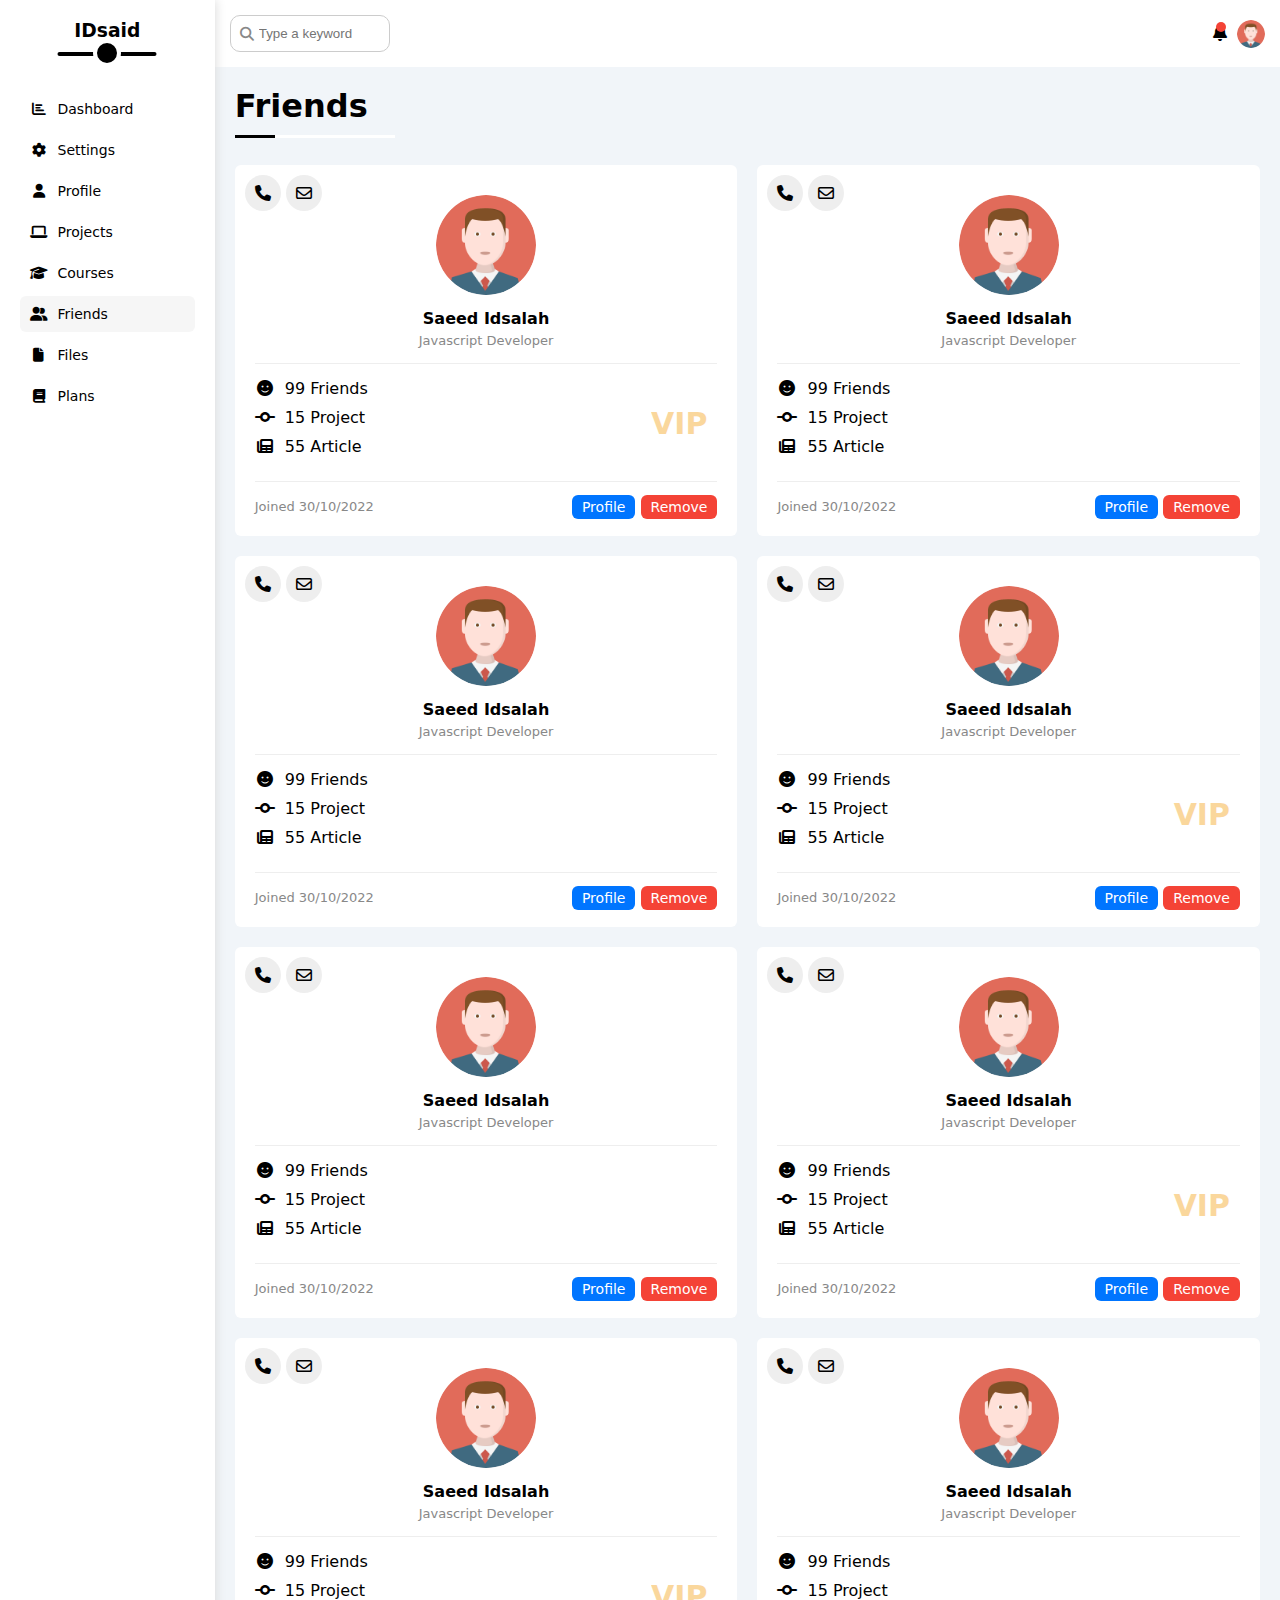
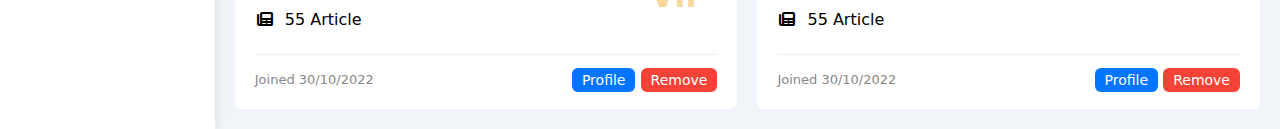
<file: friends.html>
<!DOCTYPE html>
<html lang="en">
<meta charset="UTF-8">
<meta http-equiv="X-UA-Compatible" content="IE=edge">
<meta name="viewport" content="width=device-width, initial-scale=1.0">
<title>Friends</title>
<link rel="stylesheet" href="css/all.min.css">
<link rel="stylesheet" href="css/framework.css">
<link rel="stylesheet" href="css/main.css">
</head>

<body>
    <div class="page d-flex">
        <div class="sidebar bg-white p-20 p-relative">
            <h3 class="p-relative txt-c mt-0">IDsaid</h3>
            <ul>
                <li>
                    <a class=" d-flex align-center fs-14 c-black rad-6 p-10" href="index.html">
                        <i class="fa fa-bar-chart fa-fw"></i>
                        <span>Dashboard</span>
                    </a>
                </li>
                <li>
                    <a class=" d-flex align-center fs-14 c-black rad-6 p-10" href="settings.html">
                        <i class="fa fa-gear fa-fw"></i>
                        <span>Settings</span>
                    </a>
                </li>
                <li>
                    <a class=" d-flex align-center fs-14 c-black rad-6 p-10" href="profile.html">
                        <i class="fa fa-user fa-fw"></i>
                        <span>Profile</span>
                    </a>
                </li>
                <li>
                    <a class=" d-flex align-center fs-14 c-black rad-6 p-10" href="projects.html">
                        <i class="fa fa-laptop fa-fw"></i>
                        <span>Projects</span>
                    </a>
                </li>
                <li>
                    <a class=" d-flex align-center fs-14 c-black rad-6 p-10" href="courses.html">
                        <i class="fa fa-graduation-cap fa-fw"></i>
                        <span>Courses</span>
                    </a>
                </li>
                <li>
                    <a class="active d-flex align-center fs-14 c-black rad-6 p-10" href="friends.html">
                        <i class="fa fa-user-friends fa-fw"></i>
                        <span>Friends</span>
                    </a>
                </li>
                <li>
                    <a class=" d-flex align-center fs-14 c-black rad-6 p-10" href="files.html">
                        <i class="fa fa-file fa-fw"></i>
                        <span>Files</span>
                    </a>
                </li>
                <li>
                    <a class=" d-flex align-center fs-14 c-black rad-6 p-10" href="plans.html">
                        <i class="fa fa-book fa-fw"></i>
                        <span>Plans</span>
                    </a>
                </li>
            </ul>
        </div>
        <div class="content-area w-full">
            <!-- Start Head -->
            <div class="head bg-white p-15 between-flex ">
                <div class="search p-relative">
                    <input class="p-10 rad-10 border-ccc" type="search" placeholder="Type a keyword">
                </div>
                <div class="icons d-flex align-center">
                    <span class="notification p-relative">
                        <i class="fa fa-bell fa-la"></i>
                    </span>
                    <img class="rad-half" src="images/avatar.png" alt="">
                </div>
            </div>
            <!-- End Head -->
            <!-- Start Friends -->
            <h1 class="p-relative">Friends</h1>
            <div class="friends-page d-grid gap-20 m-20">
                <div class="friend bg-white rad-6 p-20 p-relative">
                    <div class="contact">
                        <i class="fa-solid fa-phone "></i>
                        <i class="fa-regular fa-envelope "></i>
                    </div>
                    <div class="txt-c">
                        <img class="rad-half mt-10 mb-10 w-100 h-100" src="images/avatar.png" alt="">
                        <h4 class="m-0">Saeed Idsalah</h4>
                        <p class="fs-13 c-grey mt-5 mb-0">Javascript Developer</p>
                    </div>
                    <div class="icons p-14 p-relative">
                        <div class="mb-10">
                            <i class="fa fa-face-smile fa-fw"></i>
                            <span>99 Friends</span>
                        </div>
                        <div class="mb-10">
                            <i class="fa fa-code-commit fa-fw"></i>
                            <span>15 Project</span>
                        </div>
                        <div class="mb-10">
                            <i class="fa fa-newspaper fa-fw"></i>
                            <span>55 Article</span>
                        </div>
                        <span class="vip c-orange fw-bold">VIP</span>
                    </div>
                    <div class="info between-flex c-13">
                        <span class="c-grey fs-13">Joined 30/10/2022</span>
                        <div>
                            <a class="bg-blue c-white fs-14 btn-shape" href="profile.html">Profile</a>
                            <a class="bg-red c-white fs-14 btn-shape" href="#">Remove</a>
                        </div>
                    </div>  
                </div>
                <div class="friend bg-white rad-6 p-20 p-relative">
                    <div class="contact">
                        <i class="fa-solid fa-phone "></i>
                        <i class="fa-regular fa-envelope "></i>
                    </div>
                    <div class="txt-c">
                        <img class="rad-half mt-10 mb-10 w-100 h-100" src="images/avatar.png" alt="">
                        <h4 class="m-0">Saeed Idsalah</h4>
                        <p class="fs-13 c-grey mt-5 mb-0">Javascript Developer</p>
                    </div>
                    <div class="icons p-14 p-relative">
                        <div class="mb-10">
                            <i class="fa fa-face-smile fa-fw"></i>
                            <span>99 Friends</span>
                        </div>
                        <div class="mb-10">
                            <i class="fa fa-code-commit fa-fw"></i>
                            <span>15 Project</span>
                        </div>
                        <div class="mb-10">
                            <i class="fa fa-newspaper fa-fw"></i>
                            <span>55 Article</span>
                        </div>
                    </div>
                    <div class="info between-flex c-13">
                        <span class="c-grey fs-13">Joined 30/10/2022</span>
                        <div>
                            <a class="bg-blue c-white fs-14 btn-shape" href="profile.html">Profile</a>
                            <a class="bg-red c-white fs-14 btn-shape" href="#">Remove</a>
                        </div>
                    </div>  
                </div>
                <div class="friend bg-white rad-6 p-20 p-relative">
                    <div class="contact">
                        <i class="fa-solid fa-phone "></i>
                        <i class="fa-regular fa-envelope "></i>
                    </div>
                    <div class="txt-c">
                        <img class="rad-half mt-10 mb-10 w-100 h-100" src="images/avatar.png" alt="">
                        <h4 class="m-0">Saeed Idsalah</h4>
                        <p class="fs-13 c-grey mt-5 mb-0">Javascript Developer</p>
                    </div>
                    <div class="icons p-14 p-relative">
                        <div class="mb-10">
                            <i class="fa fa-face-smile fa-fw"></i>
                            <span>99 Friends</span>
                        </div>
                        <div class="mb-10">
                            <i class="fa fa-code-commit fa-fw"></i>
                            <span>15 Project</span>
                        </div>
                        <div class="mb-10">
                            <i class="fa fa-newspaper fa-fw"></i>
                            <span>55 Article</span>
                        </div>
                    </div>
                    <div class="info between-flex c-13">
                        <span class="c-grey fs-13">Joined 30/10/2022</span>
                        <div>
                            <a class="bg-blue c-white fs-14 btn-shape" href="profile.html">Profile</a>
                            <a class="bg-red c-white fs-14 btn-shape" href="#">Remove</a>
                        </div>
                    </div>  
                </div>
                <div class="friend bg-white rad-6 p-20 p-relative">
                    <div class="contact">
                        <i class="fa-solid fa-phone "></i>
                        <i class="fa-regular fa-envelope "></i>
                    </div>
                    <div class="txt-c">
                        <img class="rad-half mt-10 mb-10 w-100 h-100" src="images/avatar.png" alt="">
                        <h4 class="m-0">Saeed Idsalah</h4>
                        <p class="fs-13 c-grey mt-5 mb-0">Javascript Developer</p>
                    </div>
                    <div class="icons p-14 p-relative">
                        <div class="mb-10">
                            <i class="fa fa-face-smile fa-fw"></i>
                            <span>99 Friends</span>
                        </div>
                        <div class="mb-10">
                            <i class="fa fa-code-commit fa-fw"></i>
                            <span>15 Project</span>
                        </div>
                        <div class="mb-10">
                            <i class="fa fa-newspaper fa-fw"></i>
                            <span>55 Article</span>
                        </div>
                        <span class="vip c-orange fw-bold">VIP</span>
                    </div>
                    <div class="info between-flex c-13">
                        <span class="c-grey fs-13">Joined 30/10/2022</span>
                        <div>
                            <a class="bg-blue c-white fs-14 btn-shape" href="profile.html">Profile</a>
                            <a class="bg-red c-white fs-14 btn-shape" href="#">Remove</a>
                        </div>
                    </div>  
                </div>
                <div class="friend bg-white rad-6 p-20 p-relative">
                    <div class="contact">
                        <i class="fa-solid fa-phone "></i>
                        <i class="fa-regular fa-envelope "></i>
                    </div>
                    <div class="txt-c">
                        <img class="rad-half mt-10 mb-10 w-100 h-100" src="images/avatar.png" alt="">
                        <h4 class="m-0">Saeed Idsalah</h4>
                        <p class="fs-13 c-grey mt-5 mb-0">Javascript Developer</p>
                    </div>
                    <div class="icons p-14 p-relative">
                        <div class="mb-10">
                            <i class="fa fa-face-smile fa-fw"></i>
                            <span>99 Friends</span>
                        </div>
                        <div class="mb-10">
                            <i class="fa fa-code-commit fa-fw"></i>
                            <span>15 Project</span>
                        </div>
                        <div class="mb-10">
                            <i class="fa fa-newspaper fa-fw"></i>
                            <span>55 Article</span>
                        </div>
                    </div>
                    <div class="info between-flex c-13">
                        <span class="c-grey fs-13">Joined 30/10/2022</span>
                        <div>
                            <a class="bg-blue c-white fs-14 btn-shape" href="profile.html">Profile</a>
                            <a class="bg-red c-white fs-14 btn-shape" href="#">Remove</a>
                        </div>
                    </div>  
                </div>
                <div class="friend bg-white rad-6 p-20 p-relative">
                    <div class="contact">
                        <i class="fa-solid fa-phone "></i>
                        <i class="fa-regular fa-envelope "></i>
                    </div>
                    <div class="txt-c">
                        <img class="rad-half mt-10 mb-10 w-100 h-100" src="images/avatar.png" alt="">
                        <h4 class="m-0">Saeed Idsalah</h4>
                        <p class="fs-13 c-grey mt-5 mb-0">Javascript Developer</p>
                    </div>
                    <div class="icons p-14 p-relative">
                        <div class="mb-10">
                            <i class="fa fa-face-smile fa-fw"></i>
                            <span>99 Friends</span>
                        </div>
                        <div class="mb-10">
                            <i class="fa fa-code-commit fa-fw"></i>
                            <span>15 Project</span>
                        </div>
                        <div class="mb-10">
                            <i class="fa fa-newspaper fa-fw"></i>
                            <span>55 Article</span>
                        </div>
                        <span class="vip c-orange fw-bold">VIP</span>
                    </div>
                    <div class="info between-flex c-13">
                        <span class="c-grey fs-13">Joined 30/10/2022</span>
                        <div>
                            <a class="bg-blue c-white fs-14 btn-shape" href="profile.html">Profile</a>
                            <a class="bg-red c-white fs-14 btn-shape" href="#">Remove</a>
                        </div>
                    </div>  
                </div>
                <div class="friend bg-white rad-6 p-20 p-relative">
                    <div class="contact">
                        <i class="fa-solid fa-phone "></i>
                        <i class="fa-regular fa-envelope "></i>
                    </div>
                    <div class="txt-c">
                        <img class="rad-half mt-10 mb-10 w-100 h-100" src="images/avatar.png" alt="">
                        <h4 class="m-0">Saeed Idsalah</h4>
                        <p class="fs-13 c-grey mt-5 mb-0">Javascript Developer</p>
                    </div>
                    <div class="icons p-14 p-relative">
                        <div class="mb-10">
                            <i class="fa fa-face-smile fa-fw"></i>
                            <span>99 Friends</span>
                        </div>
                        <div class="mb-10">
                            <i class="fa fa-code-commit fa-fw"></i>
                            <span>15 Project</span>
                        </div>
                        <div class="mb-10">
                            <i class="fa fa-newspaper fa-fw"></i>
                            <span>55 Article</span>
                        </div>
                        <span class="vip c-orange fw-bold">VIP</span>
                    </div>
                    <div class="info between-flex c-13">
                        <span class="c-grey fs-13">Joined 30/10/2022</span>
                        <div>
                            <a class="bg-blue c-white fs-14 btn-shape" href="profile.html">Profile</a>
                            <a class="bg-red c-white fs-14 btn-shape" href="#">Remove</a>
                        </div>
                    </div>  
                </div>
                <div class="friend bg-white rad-6 p-20 p-relative">
                    <div class="contact">
                        <i class="fa-solid fa-phone "></i>
                        <i class="fa-regular fa-envelope "></i>
                    </div>
                    <div class="txt-c">
                        <img class="rad-half mt-10 mb-10 w-100 h-100" src="images/avatar.png" alt="">
                        <h4 class="m-0">Saeed Idsalah</h4>
                        <p class="fs-13 c-grey mt-5 mb-0">Javascript Developer</p>
                    </div>
                    <div class="icons p-14 p-relative">
                        <div class="mb-10">
                            <i class="fa fa-face-smile fa-fw"></i>
                            <span>99 Friends</span>
                        </div>
                        <div class="mb-10">
                            <i class="fa fa-code-commit fa-fw"></i>
                            <span>15 Project</span>
                        </div>
                        <div class="mb-10">
                            <i class="fa fa-newspaper fa-fw"></i>
                            <span>55 Article</span>
                        </div>
                    </div>
                    <div class="info between-flex c-13">
                        <span class="c-grey fs-13">Joined 30/10/2022</span>
                        <div>
                            <a class="bg-blue c-white fs-14 btn-shape" href="profile.html">Profile</a>
                            <a class="bg-red c-white fs-14 btn-shape" href="#">Remove</a>
                        </div>
                    </div>  
                </div>
            </div>
            <!-- End Friends -->
</body>

</html>
</file>
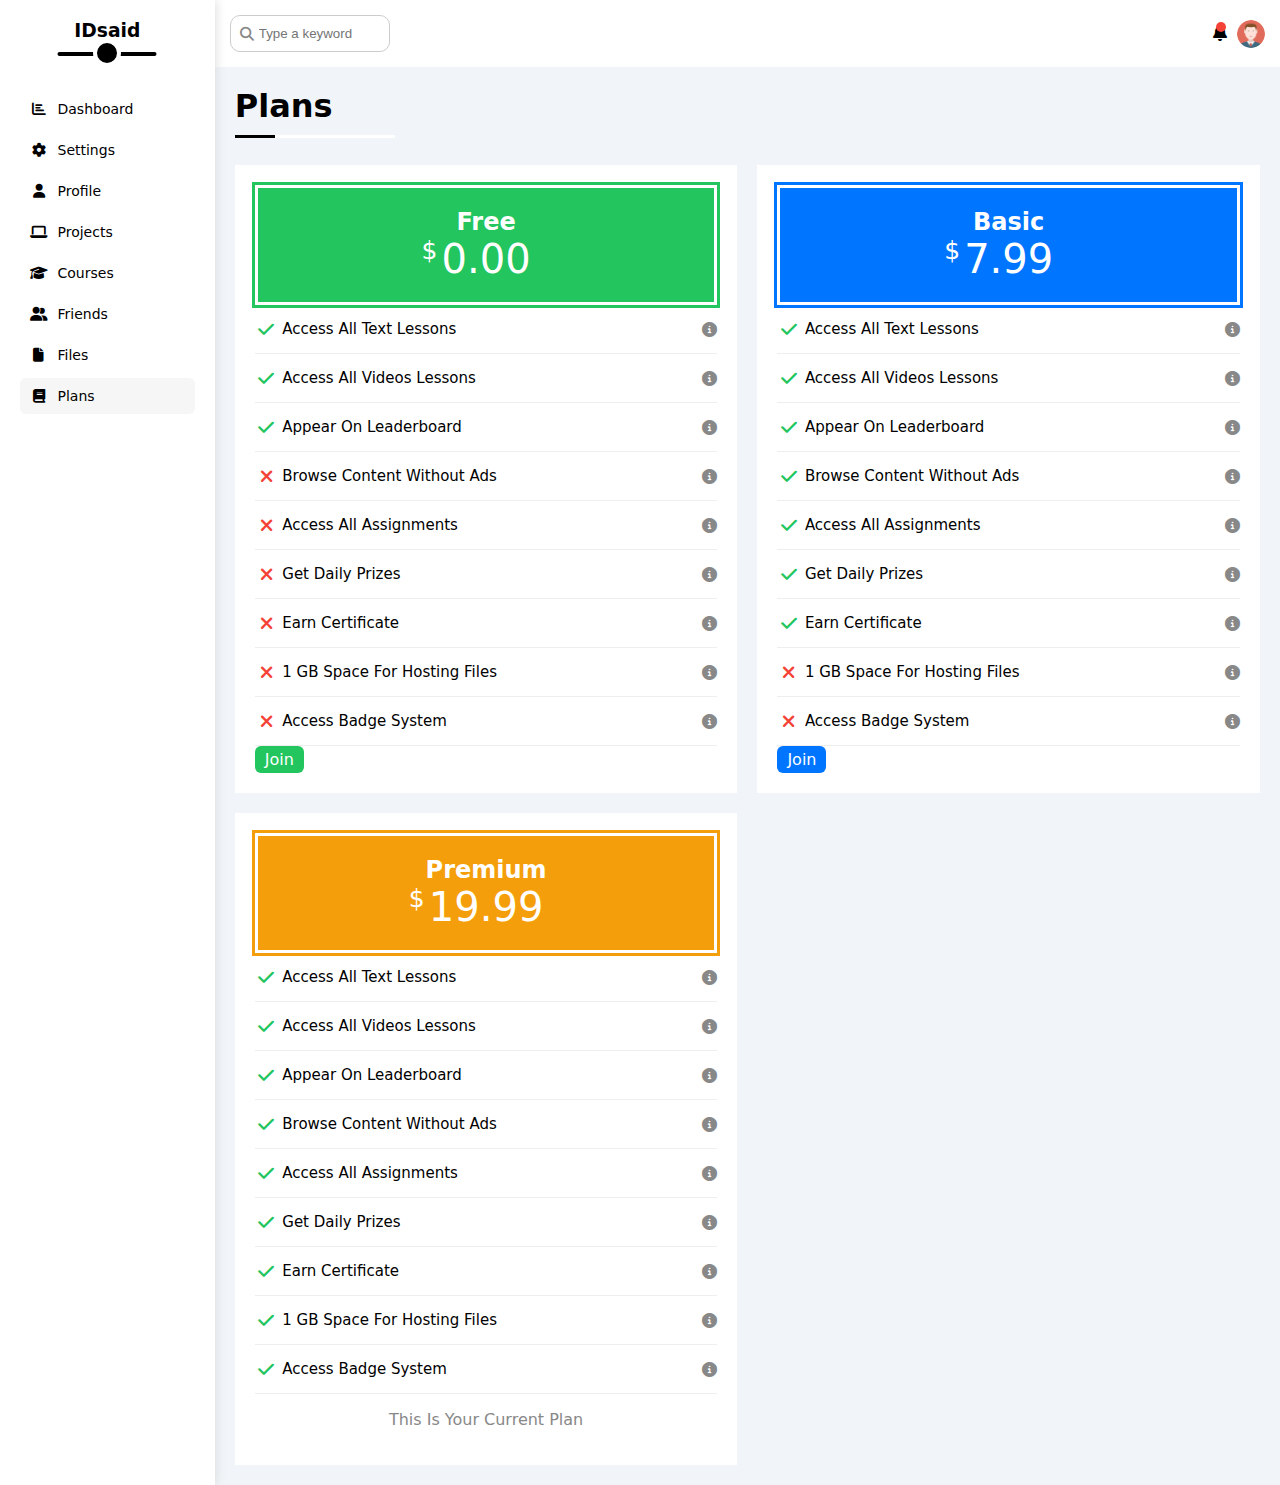
<file: plans.html>
<!DOCTYPE html>
<html lang="en">
<meta charset="UTF-8">
<meta http-equiv="X-UA-Compatible" content="IE=edge">
<meta name="viewport" content="width=device-width, initial-scale=1.0">
<title>Plans</title>
<link rel="stylesheet" href="css/all.min.css">
<link rel="stylesheet" href="css/framework.css">
<link rel="stylesheet" href="css/main.css">
</head>

<body>
    <div class="page d-flex">
        <div class="sidebar bg-white p-20 p-relative">
            <h3 class="p-relative txt-c mt-0">IDsaid</h3>
            <ul>
                <li>
                    <a class=" d-flex align-center fs-14 c-black rad-6 p-10" href="index.html">
                        <i class="fa fa-bar-chart fa-fw"></i>
                        <span>Dashboard</span>
                    </a>
                </li>
                <li>
                    <a class=" d-flex align-center fs-14 c-black rad-6 p-10" href="settings.html">
                        <i class="fa fa-gear fa-fw"></i>
                        <span>Settings</span>
                    </a>
                </li>
                <li>
                    <a class=" d-flex align-center fs-14 c-black rad-6 p-10" href="profile.html">
                        <i class="fa fa-user fa-fw"></i>
                        <span>Profile</span>
                    </a>
                </li>
                <li>
                    <a class=" d-flex align-center fs-14 c-black rad-6 p-10" href="projects.html">
                        <i class="fa fa-laptop fa-fw"></i>
                        <span>Projects</span>
                    </a>
                </li>
                <li>
                    <a class=" d-flex align-center fs-14 c-black rad-6 p-10" href="courses.html">
                        <i class="fa fa-graduation-cap fa-fw"></i>
                        <span>Courses</span>
                    </a>
                </li>
                <li>
                    <a class=" d-flex align-center fs-14 c-black rad-6 p-10" href="friends.html">
                        <i class="fa fa-user-friends fa-fw"></i>
                        <span>Friends</span>
                    </a>
                </li>
                <li>
                    <a class=" d-flex align-center fs-14 c-black rad-6 p-10" href="files.html">
                        <i class="fa fa-file fa-fw"></i>
                        <span>Files</span>
                    </a>
                </li>
                <li>
                    <a class="active d-flex align-center fs-14 c-black rad-6 p-10" href="plans.html">
                        <i class="fa fa-book fa-fw"></i>
                        <span>Plans</span>
                    </a>
                </li>
            </ul>
        </div>
        <div class="content-area w-full">
            <!-- Start Head -->
            <div class="head bg-white p-15 between-flex ">
                <div class="search p-relative">
                    <input class="p-10 rad-10 border-ccc" type="search" placeholder="Type a keyword">
                </div>
                <div class="icons d-flex align-center">
                    <span class="notification p-relative">
                        <i class="fa fa-bell fa-la"></i>
                    </span>
                    <img class="rad-half" src="images/avatar.png" alt="">
                </div>
            </div>
            <!-- End Head -->
            <!-- Start Plans Page-->
            <h1 class="p-relative">Plans</h1>
            <div class="plans-page d-grid gap-20 m-20">
                <div class="plan green bg-white p-20">
                    <div class="top bg-green txt-c p-20">
                        <h2 class="m-0 c-white">Free</h2>
                        <div class="price c-white"><span>$</span>0.00</div>
                    </div>
                    <ul class="m-0">
                        <li>
                            <i class="fa-solid fa-check fa-fw yes"></i>
                            <span>Access All Text Lessons</span>
                            <i class="fa-solid fa-circle-info help"></i>
                        </li>
                        <li>
                            <i class="fa-solid fa-check fa-fw yes"></i>
                            <span>Access All Videos Lessons</span>
                            <i class="fa-solid fa-circle-info help"></i>
                        </li>
                        <li>
                            <i class="fa-solid fa-check fa-fw yes"></i>
                            <span>Appear On Leaderboard</span>
                            <i class="fa-solid fa-circle-info help"></i>
                        </li>
                        <li>
                            <i class="fa-solid fa-xmark fa-fw "></i>
                            <span>Browse Content Without Ads</span>
                            <i class="fa-solid fa-circle-info help"></i>
                        </li>
                        <li>
                            <i class="fa-solid fa-xmark fa-fw "></i>
                            <span>Access All Assignments</span>
                            <i class="fa-solid fa-circle-info help"></i>
                        </li>
                        <li>
                            <i class="fa-solid fa-xmark fa-fw "></i>
                            <span>Get Daily Prizes</span>
                            <i class="fa-solid fa-circle-info help"></i>
                        </li>
                        <li>
                            <i class="fa-solid fa-xmark fa-fw "></i>
                            <span>Earn Certificate</span>
                            <i class="fa-solid fa-circle-info help"></i>
                        </li>
                        <li>
                            <i class="fa-solid fa-xmark fa-fw "></i>
                            <span>1 GB Space For Hosting Files</span>
                            <i class="fa-solid fa-circle-info help"></i>
                        </li>
                        <li>
                            <i class="fa-solid fa-xmark fa-fw "></i>
                            <span>Access Badge System</span>
                            <i class="fa-solid fa-circle-info help"></i>
                        </li>
                    </ul>
                    <a class="btn-shape bg-green c-white d-block w-fit" href="#">Join</a>
                </div>
                <div class="plan blue bg-white p-20">
                    <div class="top bg-blue txt-c p-20">
                        <h2 class="m-0 c-white">Basic</h2>
                        <div class="price c-white"><span>$</span>7.99</div>
                    </div>
                    <ul class="m-0">
                        <li>
                            <i class="fa-solid fa-check fa-fw yes"></i>
                            <span>Access All Text Lessons</span>
                            <i class="fa-solid fa-circle-info help"></i>
                        </li>
                        <li>
                            <i class="fa-solid fa-check fa-fw yes"></i>
                            <span>Access All Videos Lessons</span>
                            <i class="fa-solid fa-circle-info help"></i>
                        </li>
                        <li>
                            <i class="fa-solid fa-check fa-fw yes"></i>
                            <span>Appear On Leaderboard</span>
                            <i class="fa-solid fa-circle-info help"></i>
                        </li>
                        <li>
                            <i class="fa-solid fa-check fa-fw yes"></i>
                            <span>Browse Content Without Ads</span>
                            <i class="fa-solid fa-circle-info help"></i>
                        </li>
                        <li>
                            <i class="fa-solid fa-check fa-fw yes"></i>
                            <span>Access All Assignments</span>
                            <i class="fa-solid fa-circle-info help"></i>
                        </li>
                        <li>
                            <i class="fa-solid fa-check fa-fw yes"></i>
                            <span>Get Daily Prizes</span>
                            <i class="fa-solid fa-circle-info help"></i>
                        </li>
                        <li>
                            <i class="fa-solid fa-check fa-fw yes"></i>
                            <span>Earn Certificate</span>
                            <i class="fa-solid fa-circle-info help"></i>
                        </li>
                        <li>
                            <i class="fa-solid fa-xmark fa-fw "></i>
                            <span>1 GB Space For Hosting Files</span>
                            <i class="fa-solid fa-circle-info help"></i>
                        </li>
                        <li>
                            <i class="fa-solid fa-xmark fa-fw "></i>
                            <span>Access Badge System</span>
                            <i class="fa-solid fa-circle-info help"></i>
                        </li>
                    </ul>
                    <a class="btn-shape bg-blue c-white d-block w-fit" href="#">Join</a>
                </div>
                <div class="plan orange bg-white p-20">
                    <div class="top bg-orange txt-c p-20">
                        <h2 class="m-0 c-white">Premium</h2>
                        <div class="price c-white"><span>$</span>19.99</div>
                    </div>
                    <ul class="m-0">
                        <li>
                            <i class="fa-solid fa-check fa-fw yes"></i>
                            <span>Access All Text Lessons</span>
                            <i class="fa-solid fa-circle-info help"></i>
                        </li>
                        <li>
                            <i class="fa-solid fa-check fa-fw yes"></i>
                            <span>Access All Videos Lessons</span>
                            <i class="fa-solid fa-circle-info help"></i>
                        </li>
                        <li>
                            <i class="fa-solid fa-check fa-fw yes"></i>
                            <span>Appear On Leaderboard</span>
                            <i class="fa-solid fa-circle-info help"></i>
                        </li>
                        <li>
                            <i class="fa-solid fa-check fa-fw yes"></i>
                            <span>Browse Content Without Ads</span>
                            <i class="fa-solid fa-circle-info help"></i>
                        </li>
                        <li>
                            <i class="fa-solid fa-check fa-fw yes"></i>
                            <span>Access All Assignments</span>
                            <i class="fa-solid fa-circle-info help"></i>
                        </li>
                        <li>
                            <i class="fa-solid fa-check fa-fw yes"></i>
                            <span>Get Daily Prizes</span>
                            <i class="fa-solid fa-circle-info help"></i>
                        </li>
                        <li>
                            <i class="fa-solid fa-check fa-fw yes"></i>
                            <span>Earn Certificate</span>
                            <i class="fa-solid fa-circle-info help"></i>
                        </li>
                        <li>
                            <i class="fa-solid fa-check fa-fw yes"></i>
                            <span>1 GB Space For Hosting Files</span>
                            <i class="fa-solid fa-circle-info help"></i>
                        </li>
                        <li>
                            <i class="fa-solid fa-check fa-fw yes"></i>
                            <span>Access Badge System</span>
                            <i class="fa-solid fa-circle-info help"></i>
                        </li>
                    </ul>
                    <p class="c-grey txt-c">This Is Your Current Plan</p>
                </div>
            <!-- End Plans Page-->
</body>

</html>
</file>
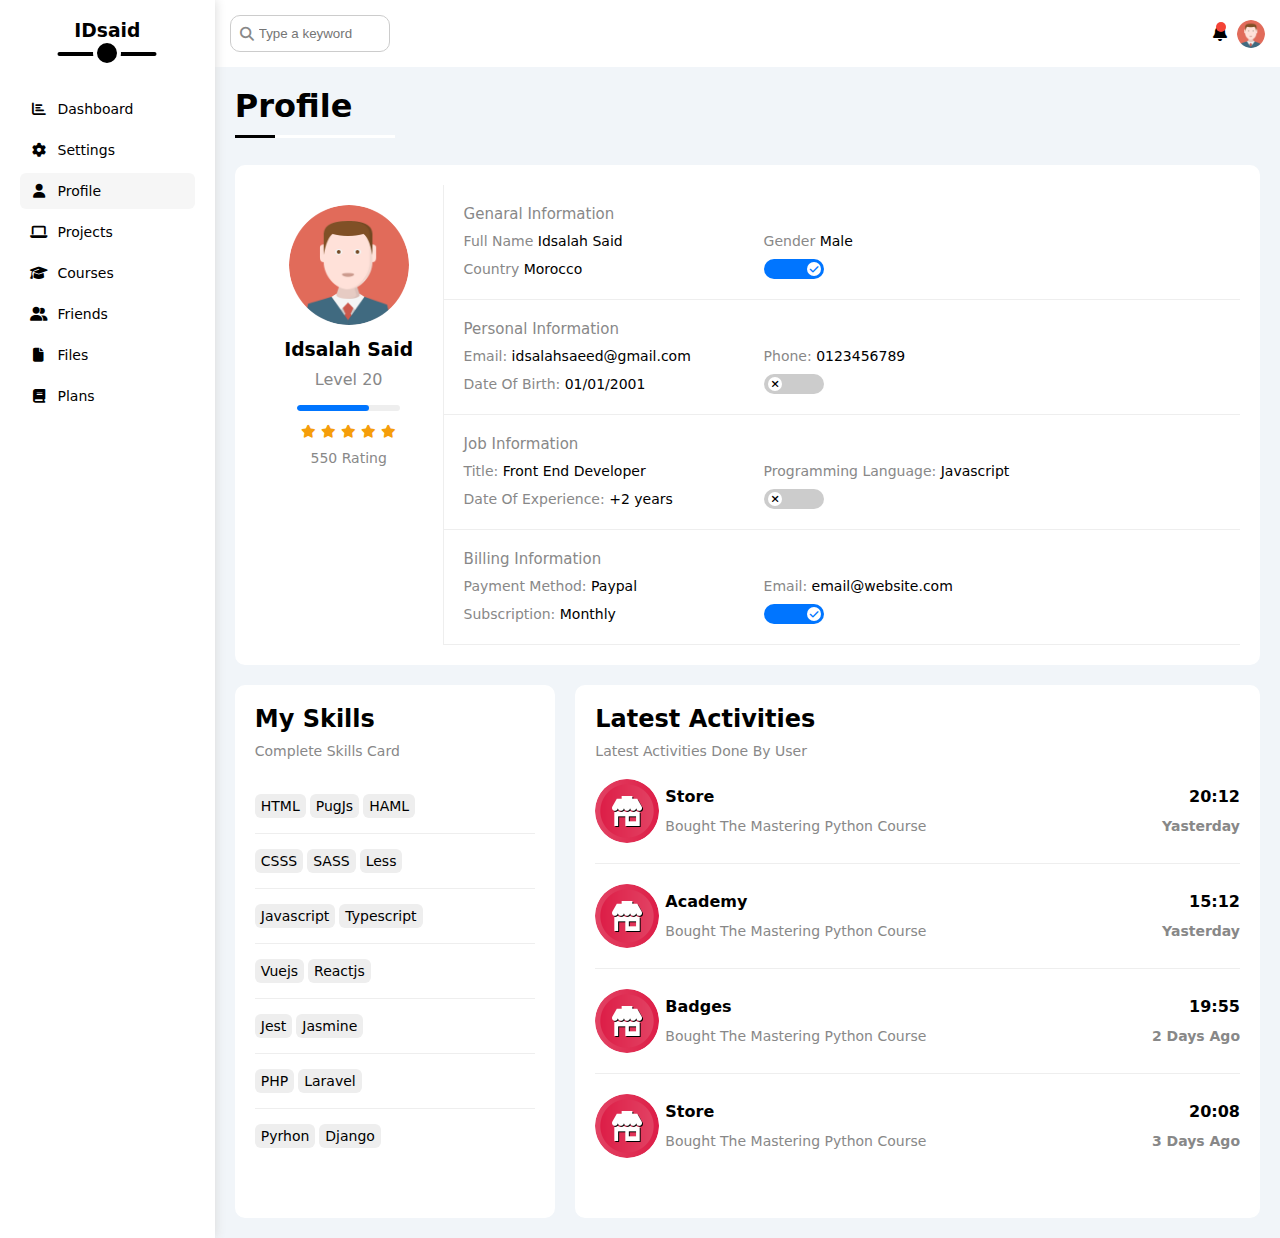
<file: profile.html>
<!DOCTYPE html>
<html lang="en">
    <meta charset="UTF-8">
    <meta http-equiv="X-UA-Compatible" content="IE=edge">
    <meta name="viewport" content="width=device-width, initial-scale=1.0">
    <title>Profile</title>
    <link rel="stylesheet" href="css/all.min.css">
    <link rel="stylesheet" href="css/framework.css">
    <link rel="stylesheet" href="css/main.css">
</head>

<body>
    <div class="page d-flex">
        <div class="sidebar bg-white p-20 p-relative">
            <h3 class="p-relative txt-c mt-0">IDsaid</h3>
            <ul>
                <li>
                    <a class=" d-flex align-center fs-14 c-black rad-6 p-10" href="index.html">
                        <i class="fa fa-bar-chart fa-fw"></i>
                        <span>Dashboard</span>
                    </a>
                </li>
                <li>
                    <a class=" d-flex align-center fs-14 c-black rad-6 p-10" href="settings.html">
                        <i class="fa fa-gear fa-fw"></i>
                        <span>Settings</span>
                    </a>
                </li>
                <li>
                    <a class="active d-flex align-center fs-14 c-black rad-6 p-10" href="profile.html">
                        <i class="fa fa-user fa-fw"></i>
                        <span>Profile</span>
                    </a>
                </li>
                <li>
                    <a class=" d-flex align-center fs-14 c-black rad-6 p-10" href="projects.html">
                        <i class="fa fa-laptop fa-fw"></i>
                        <span>Projects</span>
                    </a>
                </li>
                <li>
                    <a class=" d-flex align-center fs-14 c-black rad-6 p-10" href="courses.html">
                        <i class="fa fa-graduation-cap fa-fw"></i>
                        <span>Courses</span>
                    </a>
                </li>
                <li>
                    <a class=" d-flex align-center fs-14 c-black rad-6 p-10" href="friends.html">
                        <i class="fa fa-user-friends fa-fw"></i>
                        <span>Friends</span>
                    </a>
                </li>
                <li>
                    <a class=" d-flex align-center fs-14 c-black rad-6 p-10" href="files.html">
                        <i class="fa fa-file fa-fw"></i>
                        <span>Files</span>
                    </a>
                </li>
                <li>
                    <a class=" d-flex align-center fs-14 c-black rad-6 p-10" href="plans.html">
                        <i class="fa fa-book fa-fw"></i>
                        <span>Plans</span>
                    </a>
                </li>
            </ul>
        </div>
        <div class="content-area w-full">
            <!-- Start Head -->
            <div class="head bg-white p-15 between-flex ">
                <div class="search p-relative">
                    <input class="p-10 rad-10 border-ccc" type="search" placeholder="Type a keyword">
                </div>
                <div class="icons d-flex align-center">
                    <span class="notification p-relative">
                        <i class="fa fa-bell fa-la"></i>
                    </span>
                    <img class="rad-half" src="images/avatar.png" alt="">
                </div>
            </div>
            <!-- End Head -->
            <!-- Start Profile -->
            <h1 class="p-relative">Profile</h1>
            <div class="profile-page m-20">
                <!-- Start Overview -->
                <div class="overview bg-white p-20 rad-10 d-flex">
                    <div class="avatar-box txt-c p-20">
                        <img class="rad-half mb-10" src="images/avatar.png" alt="">
                        <h3 class="m-0">Idsalah Said</h3>
                        <p class="c-grey mt-10">Level 20</p>
                        <div class="level p-relative bg-eee rad-6">
                            <span style="width: 70%"></span>
                        </div>
                        <div class="rating mb-10 mt-10">
                            <i class="fa-solid fa-star c-orange fs-13"></i>
                            <i class="fa-solid fa-star c-orange fs-13"></i>
                            <i class="fa-solid fa-star c-orange fs-13"></i>
                            <i class="fa-solid fa-star c-orange fs-13"></i>
                            <i class="fa-solid fa-star c-orange fs-13"></i>
                        </div>
                        <p class="c-grey fs-14 m-0">550 Rating</p>
                    </div>
                    <div class="info-box">
                        <!-- Start Information Box -->
                        <div class="box p-20 d-flex align-center">
                            <h4 class="m-0  w-full fs-15 fw-normal c-grey">Genaral Information</h4>
                            <div class="fs-14">
                                <span class="c-grey">Full Name</span>
                                <span>Idsalah Said</span>
                            </div>
                            <div class="fs-14">
                                <span class="c-grey">Gender</span>
                                <span>Male</span>
                            </div>
                            <div class="fs-14">
                                <span class="c-grey">Country</span>
                                <span>Morocco </span>
                            </div>
                            <div class="fs-14">
                                <label>
                                    <input class="toggle-checkbox" type="checkbox" checked />
                                    <div class="toggle-switch"></div>
                                </label>
                            </div>
                        </div>
                        <!-- End Information Box -->
                        <!-- Start Information Box -->
                        <div class="box p-20 d-flex align-center">
                            <h4 class="m-0  w-full fs-15 fw-normal c-grey">Personal Information</h4>
                            <div class="fs-14">
                                <span class="c-grey">Email: </span>
                                <span>idsalahsaeed@gmail.com</span>
                            </div>
                            <div class="fs-14">
                                <span class="c-grey">Phone: </span>
                                <span>0123456789</span>
                            </div>
                            <div class="fs-14">
                                <span class="c-grey">Date Of Birth:</span>
                                <span>01/01/2001 </span>
                            </div>
                            <div class="fs-14">
                                <label>
                                    <input class="toggle-checkbox" type="checkbox" />
                                    <div class="toggle-switch"></div>
                                </label>
                            </div>
                        </div>
                        <!-- End Information Box -->
                        <!-- Start Information Box -->
                        <div class="box p-20 d-flex align-center">
                            <h4 class="m-0  w-full fs-15 fw-normal c-grey">Job Information</h4>
                            <div class="fs-14">
                                <span class="c-grey">Title: </span>
                                <span>Front End Developer</span>
                            </div>
                            <div class="fs-14">
                                <span class="c-grey">Programming Language:</span>
                                <span>Javascript</span>
                            </div>
                            <div class="fs-14">
                                <span class="c-grey">Date Of Experience:</span>
                                <span> +2 years </span>
                            </div>
                            <div class="fs-14">
                                <label>
                                    <input class="toggle-checkbox" type="checkbox" />
                                    <div class="toggle-switch"></div>
                                </label>
                            </div>
                        </div>
                        <!-- End Information Box -->
                        <!-- Start Information Box -->
                        <div class="box p-20 d-flex align-center">
                            <h4 class="m-0  w-full fs-15 fw-normal c-grey">Billing Information</h4>
                            <div class="fs-14">
                                <span class="c-grey">Payment Method:</span>
                                <span>Paypal</span>
                            </div>
                            <div class="fs-14">
                                <span class="c-grey">Email:</span>
                                <span>email@website.com</span>
                            </div>
                            <div class="fs-14">
                                <span class="c-grey">Subscription:</span>
                                <span>Monthly</span>
                            </div>
                            <div class="fs-14">
                                <label>
                                    <input class="toggle-checkbox" type="checkbox" checked />
                                    <div class="toggle-switch"></div>
                                </label>
                            </div>
                        </div>
                        <!-- End Information Box -->
                    </div>
                </div>
                <!-- End Overview -->
                <!-- Start Other Data -->
                <div class="other-data d-flex gap-20">
                    <div class="skills-card p-20 bg-white rad-10 mt-20">
                        <h2 class="mt-0 mb-10">My Skills</h2>
                        <p class="mt-0 mb-20 c-grey fs-14">Complete Skills Card</p>
                        <ul class="m-0">
                            <li><span>HTML</span><span>PugJs</span><span>HAML</span></li>
                            <li><span>CSSS</span><span>SASS</span><span>Less</span></li>
                            <li><span>Javascript</span><span>Typescript</span></li>
                            <li><span>Vuejs</span><span>Reactjs</span></li>
                            <li><span>Jest</span><span>Jasmine</span></li>
                            <li><span>PHP</span><span>Laravel</span></li>
                            <li><span>Pyrhon</span><span>Django</span></li>
                        </ul>
                    </div>
                    <div class="activities p-20 bg-white rad-10 mt-20">
                        <h2 class="mt-0 mb-10">Latest Activities</h2>
                        <p class="mt-0 mb-20 c-grey fs-14">Latest Activities Done By User</p>
                        <div class="acvtivity d-flex align-center txt-c-mobile">
                            <img src="images/activity-01.png" alt="">
                            <div class="info">
                                <span class="d-block mb-10 fw-bold">Store</span>
                                <span class="c-grey fs-14">Bought The Mastering Python Course</span>
                            </div>
                            <div class="date">
                                <span class="d-block mb-10">20:12</span>
                                <span class="c-grey fs-14">Yasterday</span>
                            </div>
                        </div>
                        <div class="acvtivity d-flex align-center txt-c-mobile">
                            <img src="images/activity-01.png" alt="">
                            <div class="info">
                                <span class="d-block mb-10 fw-bold">Academy</span>
                                <span class="c-grey fs-14">Bought The Mastering Python Course</span>
                            </div>
                            <div class="date">
                                <span class="d-block mb-10">15:12</span>
                                <span class="c-grey fs-14">Yasterday</span>
                            </div>
                        </div>
                        <div class="acvtivity d-flex align-center txt-c-mobile">
                            <img src="images/activity-01.png" alt="">
                            <div class="info">
                                <span class="d-block mb-10 fw-bold">Badges</span>
                                <span class="c-grey fs-14">Bought The Mastering Python Course</span>
                            </div>
                            <div class="date">
                                <span class="d-block mb-10">19:55</span>
                                <span class="c-grey fs-14">2 Days Ago</span>
                            </div>
                        </div>
                        <div class="acvtivity d-flex align-center txt-c-mobile">
                            <img src="images/activity-01.png" alt="">
                            <div class="info">
                                <span class="d-block mb-10 fw-bold">Store</span>
                                <span class="c-grey fs-14">Bought The Mastering Python Course</span>
                            </div>
                            <div class="date">
                                <span class="d-block mb-10">20:08</span>
                                <span class="c-grey fs-14">3 Days Ago</span>
                            </div>
                        </div>
                    </div>
                </div>
                <!-- End Other Data -->
            </div>
            <!-- End Profile -->

</body>

</html>
</file>
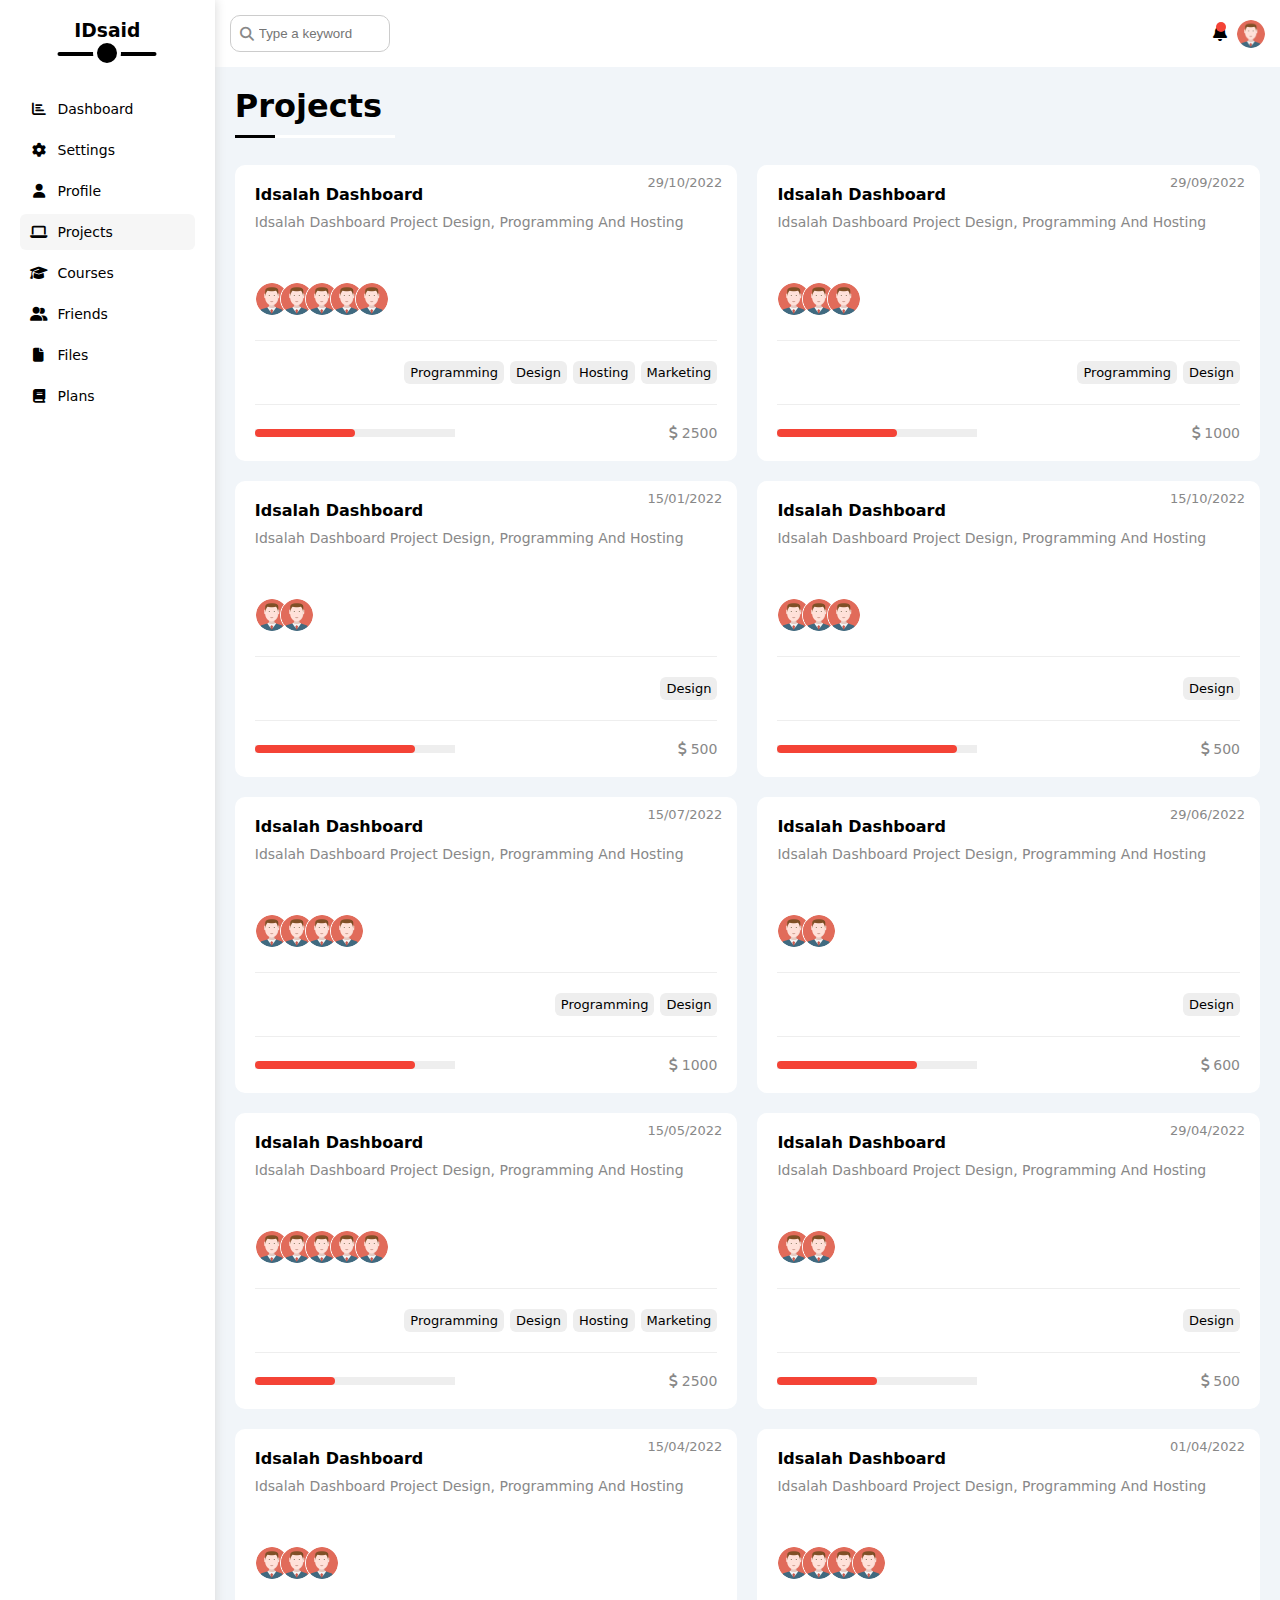
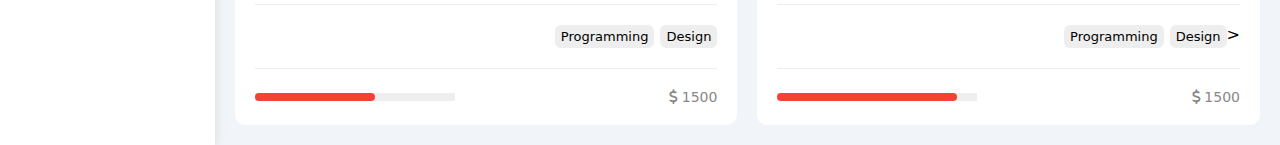
<file: projects.html>
<!DOCTYPE html>
<html lang="en">
<meta charset="UTF-8">
<meta http-equiv="X-UA-Compatible" content="IE=edge">
<meta name="viewport" content="width=device-width, initial-scale=1.0">
<title>Projects</title>
<link rel="stylesheet" href="css/all.min.css">
<link rel="stylesheet" href="css/framework.css">
<link rel="stylesheet" href="css/main.css">
</head>

<body>
    <div class="page d-flex">
        <div class="sidebar bg-white p-20 p-relative">
            <h3 class="p-relative txt-c mt-0">IDsaid</h3>
            <ul>
                <li>
                    <a class=" d-flex align-center fs-14 c-black rad-6 p-10" href="index.html">
                        <i class="fa fa-bar-chart fa-fw"></i>
                        <span>Dashboard</span>
                    </a>
                </li>
                <li>
                    <a class=" d-flex align-center fs-14 c-black rad-6 p-10" href="settings.html">
                        <i class="fa fa-gear fa-fw"></i>
                        <span>Settings</span>
                    </a>
                </li>
                <li>
                    <a class=" d-flex align-center fs-14 c-black rad-6 p-10" href="profile.html">
                        <i class="fa fa-user fa-fw"></i>
                        <span>Profile</span>
                    </a>
                </li>
                <li>
                    <a class="active d-flex align-center fs-14 c-black rad-6 p-10" href="projects.html">
                        <i class="fa fa-laptop fa-fw"></i>
                        <span>Projects</span>
                    </a>
                </li>
                <li>
                    <a class=" d-flex align-center fs-14 c-black rad-6 p-10" href="courses.html">
                        <i class="fa fa-graduation-cap fa-fw"></i>
                        <span>Courses</span>
                    </a>
                </li>
                <li>
                    <a class=" d-flex align-center fs-14 c-black rad-6 p-10" href="friends.html">
                        <i class="fa fa-user-friends fa-fw"></i>
                        <span>Friends</span>
                    </a>
                </li>
                <li>
                    <a class=" d-flex align-center fs-14 c-black rad-6 p-10" href="files.html">
                        <i class="fa fa-file fa-fw"></i>
                        <span>Files</span>
                    </a>
                </li>
                <li>
                    <a class=" d-flex align-center fs-14 c-black rad-6 p-10" href="plans.html">
                        <i class="fa fa-book fa-fw"></i>
                        <span>Plans</span>
                    </a>
                </li>
            </ul>
        </div>
        <div class="content-area w-full">
            <!-- Start Head -->
            <div class="head bg-white p-15 between-flex ">
                <div class="search p-relative">
                    <input class="p-10 rad-10 border-ccc" type="search" placeholder="Type a keyword">
                </div>
                <div class="icons d-flex align-center">
                    <span class="notification p-relative">
                        <i class="fa fa-bell fa-la"></i>
                    </span>
                    <img class="rad-half" src="images/avatar.png" alt="">
                </div>
            </div>
            <!-- End Head -->
            <!-- Start Projects -->
            <h1 class="p-relative">Projects</h1>
            <div class="projects-page d-grid gap-20 m-20">
                <div class="project bg-white p-20 rad-10 p-relative">
                    <span class="date fs-13 c-grey">29/10/2022</span>
                    <h4 class="m-0">Idsalah Dashboard</h4>
                    <p class="mt-10 mb-10 c-grey fs-14">Idsalah Dashboard Project Design, Programming And Hosting</p>
                    <div class="team">
                        <a href="#"><img src="images/avatar.png" alt=""></a>
                        <a href="#"><img src="images/avatar.png" alt=""></a>
                        <a href="#"><img src="images/avatar.png" alt=""></a>
                        <a href="#"><img src="images/avatar.png" alt=""></a>
                        <a href="#"><img src="images/avatar.png" alt=""></a>
                    </div>
                    <div class="do d-flex">
                        <span class="fs-13 bg-eee rad-6">Programming</span>
                        <span class="fs-13 bg-eee rad-6">Design</span>
                        <span class="fs-13 bg-eee rad-6">Hosting</span>
                        <span class="fs-13 bg-eee rad-6">Marketing</span>
                    </div>
                    <div class="info between-flex">
                        <div class="progress bg-eee">
                            <span class="bg-red" style="width : 50%"></span>
                        </div>
                        <div class="fs-14 c-grey">
                            <i class="fa-solid fa-dollar-sign"></i>
                            2500
                        </div>
                    </div>
                </div>
                <div class="project bg-white p-20 rad-10 p-relative">
                    <span class="date fs-13 c-grey">29/09/2022</span>
                    <h4 class="m-0">Idsalah Dashboard</h4>
                    <p class="mt-10 mb-10 c-grey fs-14">Idsalah Dashboard Project Design, Programming And Hosting</p>
                    <div class="team">
                        <a href="#"><img src="images/avatar.png" alt=""></a>
                        <a href="#"><img src="images/avatar.png" alt=""></a>
                        <a href="#"><img src="images/avatar.png" alt=""></a>
                    </div>
                    <div class="do d-flex">
                        <span class="fs-13 bg-eee rad-6">Programming</span>
                        <span class="fs-13 bg-eee rad-6">Design</span>
                    </div>
                    <div class="info between-flex">
                        <div class="progress bg-eee">
                            <span class="bg-red" style="width : 60%"></span>
                        </div>
                        <div class="fs-14 c-grey">
                            <i class="fa-solid fa-dollar-sign"></i>
                            1000
                        </div>
                    </div>
                </div>
                <div class="project bg-white p-20 rad-10 p-relative">
                    <span class="date fs-13 c-grey">15/01/2022</span>
                    <h4 class="m-0">Idsalah Dashboard</h4>
                    <p class="mt-10 mb-10 c-grey fs-14">Idsalah Dashboard Project Design, Programming And Hosting</p>
                    <div class="team">
                        <a href="#"><img src="images/avatar.png" alt=""></a>
                        <a href="#"><img src="images/avatar.png" alt=""></a>
                    </div>
                    <div class="do d-flex">
                        <span class="fs-13 bg-eee rad-6">Design</span>
                    </div>
                    <div class="info between-flex">
                        <div class="progress bg-eee">
                            <span class="bg-red" style="width : 80%"></span>
                        </div>
                        <div class="fs-14 c-grey">
                            <i class="fa-solid fa-dollar-sign"></i>
                            500
                        </div>
                    </div>
                </div>
                <div class="project bg-white p-20 rad-10 p-relative">
                    <span class="date fs-13 c-grey">15/10/2022</span>
                    <h4 class="m-0">Idsalah Dashboard</h4>
                    <p class="mt-10 mb-10 c-grey fs-14">Idsalah Dashboard Project Design, Programming And Hosting</p>
                    <div class="team">
                        <a href="#"><img src="images/avatar.png" alt=""></a>
                        <a href="#"><img src="images/avatar.png" alt=""></a>
                        <a href="#"><img src="images/avatar.png" alt=""></a>
                    </div>
                    <div class="do d-flex">
                        <span class="fs-13 bg-eee rad-6">Design</span>
                    </div>
                    <div class="info between-flex">
                        <div class="progress bg-eee">
                            <span class="bg-red" style="width : 90%"></span>
                        </div>
                        <div class="fs-14 c-grey">
                            <i class="fa-solid fa-dollar-sign"></i>
                            500
                        </div>
                    </div>
                </div>
                <div class="project bg-white p-20 rad-10 p-relative">
                    <span class="date fs-13 c-grey">15/07/2022</span>
                    <h4 class="m-0">Idsalah Dashboard</h4>
                    <p class="mt-10 mb-10 c-grey fs-14">Idsalah Dashboard Project Design, Programming And Hosting</p>
                    <div class="team">
                        <a href="#"><img src="images/avatar.png" alt=""></a>
                        <a href="#"><img src="images/avatar.png" alt=""></a>
                        <a href="#"><img src="images/avatar.png" alt=""></a>
                        <a href="#"><img src="images/avatar.png" alt=""></a>
                    </div>
                    <div class="do d-flex">
                        <span class="fs-13 bg-eee rad-6">Programming</span>
                        <span class="fs-13 bg-eee rad-6">Design</span>
                    </div>
                    <div class="info between-flex">
                        <div class="progress bg-eee">
                            <span class="bg-red" style="width : 80%"></span>
                        </div>
                        <div class="fs-14 c-grey">
                            <i class="fa-solid fa-dollar-sign"></i>
                            1000
                        </div>
                    </div>
                </div>
                <div class="project bg-white p-20 rad-10 p-relative">
                    <span class="date fs-13 c-grey">29/06/2022</span>
                    <h4 class="m-0">Idsalah Dashboard</h4>
                    <p class="mt-10 mb-10 c-grey fs-14">Idsalah Dashboard Project Design, Programming And Hosting</p>
                    <div class="team">
                        <a href="#"><img src="images/avatar.png" alt=""></a>
                        <a href="#"><img src="images/avatar.png" alt=""></a>
                    </div>
                    <div class="do d-flex">
                        <span class="fs-13 bg-eee rad-6">Design</span>
                    </div>
                    <div class="info between-flex">
                        <div class="progress bg-eee">
                            <span class="bg-red" style="width : 70%"></span>
                        </div>
                        <div class="fs-14 c-grey">
                            <i class="fa-solid fa-dollar-sign"></i>
                            600
                        </div>
                    </div>
                </div>
                <div class="project bg-white p-20 rad-10 p-relative">
                    <span class="date fs-13 c-grey">15/05/2022</span>
                    <h4 class="m-0">Idsalah Dashboard</h4>
                    <p class="mt-10 mb-10 c-grey fs-14">Idsalah Dashboard Project Design, Programming And Hosting</p>
                    <div class="team">
                        <a href="#"><img src="images/avatar.png" alt=""></a>
                        <a href="#"><img src="images/avatar.png" alt=""></a>
                        <a href="#"><img src="images/avatar.png" alt=""></a>
                        <a href="#"><img src="images/avatar.png" alt=""></a>
                        <a href="#"><img src="images/avatar.png" alt=""></a>
                    </div>
                    <div class="do d-flex">
                        <span class="fs-13 bg-eee rad-6">Programming</span>
                        <span class="fs-13 bg-eee rad-6">Design</span>
                        <span class="fs-13 bg-eee rad-6">Hosting</span>
                        <span class="fs-13 bg-eee rad-6">Marketing</span>
                    </div>
                    <div class="info between-flex">
                        <div class="progress bg-eee">
                            <span class="bg-red" style="width : 40%"></span>
                        </div>
                        <div class="fs-14 c-grey">
                            <i class="fa-solid fa-dollar-sign"></i>
                            2500
                        </div>
                    </div>
                </div>
                <div class="project bg-white p-20 rad-10 p-relative">
                    <span class="date fs-13 c-grey">29/04/2022</span>
                    <h4 class="m-0">Idsalah Dashboard</h4>
                    <p class="mt-10 mb-10 c-grey fs-14">Idsalah Dashboard Project Design, Programming And Hosting</p>
                    <div class="team">
                        <a href="#"><img src="images/avatar.png" alt=""></a>
                        <a href="#"><img src="images/avatar.png" alt=""></a>
                    </div>
                    <div class="do d-flex">
                        <span class="fs-13 bg-eee rad-6">Design</span>
                    </div>
                    <div class="info between-flex">
                        <div class="progress bg-eee">
                            <span class="bg-red" style="width : 50%"></span>
                        </div>
                        <div class="fs-14 c-grey">
                            <i class="fa-solid fa-dollar-sign"></i>
                            500
                        </div>
                    </div>
                </div>
                <div class="project bg-white p-20 rad-10 p-relative">
                    <span class="date fs-13 c-grey">15/04/2022</span>
                    <h4 class="m-0">Idsalah Dashboard</h4>
                    <p class="mt-10 mb-10 c-grey fs-14">Idsalah Dashboard Project Design, Programming And Hosting</p>
                    <div class="team">
                        <a href="#"><img src="images/avatar.png" alt=""></a>
                        <a href="#"><img src="images/avatar.png" alt=""></a>
                        <a href="#"><img src="images/avatar.png" alt=""></a>
                    </div>
                    <div class="do d-flex">
                        <span class="fs-13 bg-eee rad-6">Programming</span>
                        <span class="fs-13 bg-eee rad-6">Design</span>
                    </div>
                    <div class="info between-flex">
                        <div class="progress bg-eee">
                            <span class="bg-red" style="width : 60%"></span>
                        </div>
                        <div class="fs-14 c-grey">
                            <i class="fa-solid fa-dollar-sign"></i>
                            1500
                        </div>
                    </div>
                </div>
                <div class="project bg-white p-20 rad-10 p-relative">
                    <span class="date fs-13 c-grey">01/04/2022</span>
                    <h4 class="m-0">Idsalah Dashboard</h4>
                    <p class="mt-10 mb-10 c-grey fs-14">Idsalah Dashboard Project Design, Programming And Hosting</p>
                    <div class="team">
                        <a href="#"><img src="images/avatar.png" alt=""></a>
                        <a href="#"><img src="images/avatar.png" alt=""></a>
                        <a href="#"><img src="images/avatar.png" alt=""></a>
                        <a href="#"><img src="images/avatar.png" alt=""></a>
                    </div>
                    <div class="do d-flex">
                        <span class="fs-13 bg-eee rad-6">Programming</span>
                        <span class="fs-13 bg-eee rad-6">Design</span>>
                    </div>
                    <div class="info between-flex">
                        <div class="progress bg-eee">
                            <span class="bg-red" style="width : 90%"></span>
                        </div>
                        <div class="fs-14 c-grey">
                            <i class="fa-solid fa-dollar-sign"></i>
                            1500
                        </div>
                    </div>
                </div>
            </div>
            <!-- End Projects -->

</body>

</html>
</file>
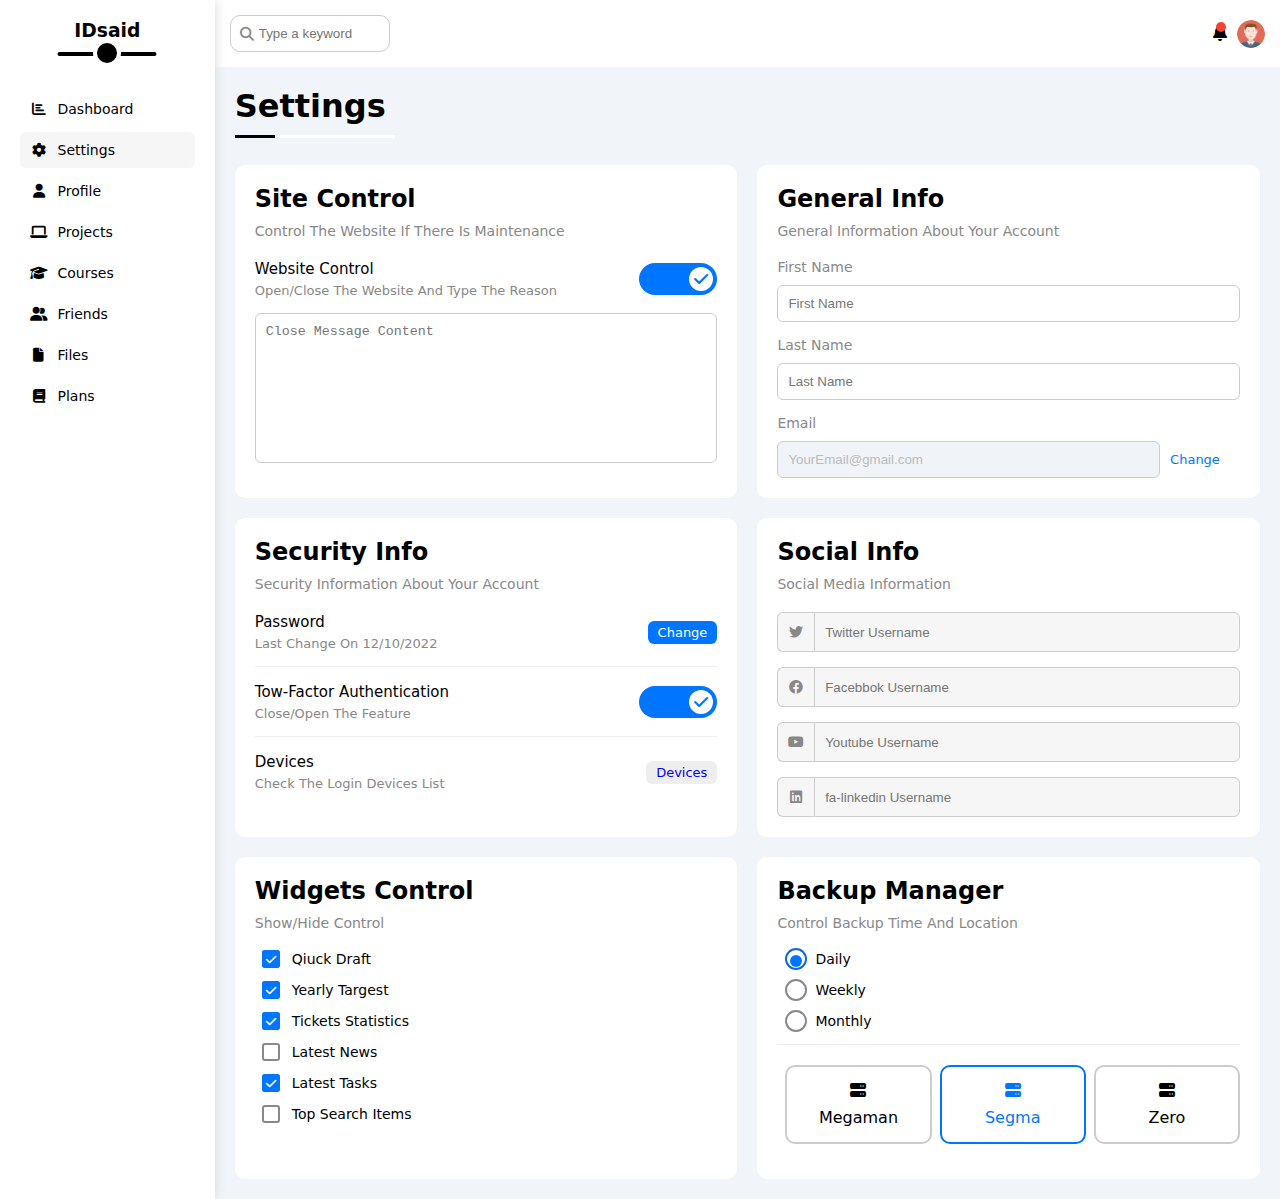
<file: settings.html>
<!DOCTYPE html>
<html lang="en">
    <meta charset="UTF-8">
    <meta http-equiv="X-UA-Compatible" content="IE=edge">
    <meta name="viewport" content="width=device-width, initial-scale=1.0">
    <title>Settings</title>
    <link rel="stylesheet" href="css/all.min.css">
    <link rel="stylesheet" href="css/framework.css">
    <link rel="stylesheet" href="css/main.css">
</head>

<body>
    <div class="page d-flex">
        <div class="sidebar bg-white p-20 p-relative">
            <h3 class="p-relative txt-c mt-0">IDsaid</h3>
            <ul>
                <li>
                    <a class=" d-flex align-center fs-14 c-black rad-6 p-10" href="index.html">
                        <i class="fa fa-bar-chart fa-fw"></i>
                        <span>Dashboard</span>
                    </a>
                </li>
                <li>
                    <a class="active d-flex align-center fs-14 c-black rad-6 p-10" href="settings.html">
                        <i class="fa fa-gear fa-fw"></i>
                        <span>Settings</span>
                    </a>
                </li>
                <li>
                    <a class=" d-flex align-center fs-14 c-black rad-6 p-10" href="profile.html">
                        <i class="fa fa-user fa-fw"></i>
                        <span>Profile</span>
                    </a>
                </li>
                <li>
                    <a class=" d-flex align-center fs-14 c-black rad-6 p-10" href="projects.html">
                        <i class="fa fa-laptop fa-fw"></i>
                        <span>Projects</span>
                    </a>
                </li>
                <li>
                    <a class=" d-flex align-center fs-14 c-black rad-6 p-10" href="courses.html">
                        <i class="fa fa-graduation-cap fa-fw"></i>
                        <span>Courses</span>
                    </a>
                </li>
                <li>
                    <a class=" d-flex align-center fs-14 c-black rad-6 p-10" href="friends.html">
                        <i class="fa fa-user-friends fa-fw"></i>
                        <span>Friends</span>
                    </a>
                </li>
                <li>
                    <a class=" d-flex align-center fs-14 c-black rad-6 p-10" href="files.html">
                        <i class="fa fa-file fa-fw"></i>
                        <span>Files</span>
                    </a>
                </li>
                <li>
                    <a class=" d-flex align-center fs-14 c-black rad-6 p-10" href="plans.html">
                        <i class="fa fa-book fa-fw"></i>
                        <span>Plans</span>
                    </a>
                </li>
            </ul>
        </div>
        <div class="content-area w-full">
            <!-- Start Head -->
            <div class="head bg-white p-15 between-flex ">
                <div class="search p-relative">
                    <input class="p-10 rad-10 border-ccc" type="search" placeholder="Type a keyword">
                </div>
                <div class="icons d-flex align-center">
                    <span class="notification p-relative">
                        <i class="fa fa-bell fa-la"></i>
                    </span>
                    <img class="rad-half" src="images/avatar.png" alt="">
                </div>
            </div>
            <!-- End Head -->
            <!-- Start Settings -->
            <h1 class="p-relative">Settings</h1>
            <div class="settings-page m-20 d-grid gap-20">
                <!-- Start Settings Box -->
                <div class="p-20 bg-white rad-10">
                    <h2 class="mt-0 mb-10">Site Control</h2>
                    <P class="mt-0 mb-20 fs-14 c-grey">Control The Website If There Is Maintenance</P>
                    <div class="mb-15 between-flex">
                        <div>
                            <span class="fs-15">Website Control</span>
                            <p class="fs-13 c-grey mt-5 mb-0">Open/Close The Website And Type The Reason</p>
                        </div>
                        <div>
                            <label>
                                <input class="toggle-checkbox" type="checkbox" checked />
                                <div class="toggle-switch"></div>
                            </label>
                        </div>
                    </div>
                    <textarea class="close-message p-10 d-block w-full rad-6" placeholder="Close Message Content"></textarea>
                </div>
                <!-- Start Settings Box -->
                <!-- Start Settings Box -->
                <div class="p-20 bg-white rad-10">
                    <h2 class="mt-0 mb-10">General Info</h2>
                    <P class="mt-0 mb-20 fs-14 c-grey">General Information About Your Account</P>
                    <div class="mb-15">
                        <label class="d-block fs-14 c-grey mb-10" for="first">First Name</label>
                        <input class="p-10 border-ccc rad-6 w-full" type="text" id="first" placeholder="First Name"/>
                    </div>
                    <div class="mb-15">
                        <label class="d-block fs-14 c-grey mb-10" for="first">Last Name</label>
                        <input class="p-10 border-ccc rad-6 w-full" type="text" id="last" placeholder="Last Name"/>
                    </div>
                    <div class="">
                        <label class="d-block fs-14 c-grey mb-10" for="first">Email </label>
                        <input class="email p-10 border-ccc rad-6 w-full " type="email" id="email" value="YourEmail@gmail.com" disabled/>
                        <a class="c-blue fs-13 pl-5" href="#">Change</a>
                    </div>
                </div>
                <!-- Start Settings Box -->
                <!-- Start Settings Box -->
                <div class="p-20 bg-white rad-10">
                    <h2 class="mt-0 mb-10">Security Info</h2>
                    <P class="mt-0 mb-20 fs-14 c-grey">Security Information About Your Account</P>
                    <div class="security-box mb-15 between-flex">
                        <div>
                            <span class="fs-15">Password</span>
                            <p class="fs-13 c-grey mt-5 mb-0">Last Change On 12/10/2022</p>
                        </div>
                        <div>
                            <a class="button c-white btn-shape bg-blue fs-13" href="#">Change</a>
                        </div>
                    </div>
                    <div class="security-box mb-15 between-flex">
                        <div>
                            <span class="fs-15">Tow-Factor Authentication</span>
                            <p class="fs-13 c-grey mt-5 mb-0">Close/Open The Feature</p>
                        </div>
                        <div>
                            <label>
                                <input class="toggle-checkbox" type="checkbox" checked />
                                <div class="toggle-switch"></div>
                            </label>
                        </div>
                    </div>
                    <div class="security-box between-flex">
                        <div>
                            <span class="fs-15">Devices</span>
                            <p class="fs-13 c-grey mt-5 mb-0">Check The Login Devices List</p>
                        </div>
                        <div>
                            <a class=" c-blacl btn-shape bg-eee fs-13" href="#">Devices</a>
                        </div>
                    </div>
                </div>
                <!-- Start Settings Box -->
                <!-- Start Settings Box -->
                <div class="social-boxes p-20 bg-white rad-10">
                    <h2 class="mt-0 mb-10">Social Info</h2>
                    <P class="mt-0 mb-20 fs-14 c-grey">Social Media Information</P>
                    <div class="d-flex align-center fs-14 mb-15">
                        <i class="fa-brands fa-twitter center-flex c-grey"></i>
                        <input class="w-full" type="text" placeholder="Twitter Username"/>
                    </div>
                    <div class="d-flex align-center fs-14 mb-15">
                        <i class="fa-brands fa-facebook center-flex c-grey"></i>
                        <input class="w-full" type="text" placeholder="Facebbok Username"/>
                    </div>
                    <div class="d-flex align-center fs-14 mb-15">
                        <i class="fa-brands fa-youtube center-flex c-grey"></i>
                        <input class="w-full" type="text" placeholder="Youtube Username"/>
                    </div>
                    <div class="d-flex align-center fs-14 ">
                        <i class="fa-brands fa-linkedin center-flex c-grey"></i>
                        <input class="w-full" type="text" placeholder="fa-linkedin Username"/>
                    </div>
                </div>
                <!-- Start Settings Box -->
                <!-- Start Settings Box -->
                <div class="widgets-control p-20 bg-white rad-10">
                    <h2 class="mt-0 mb-10">Widgets Control</h2>
                    <P class="mt-0 mb-20 fs-14 c-grey">Show/Hide Control</P>
                    <div class="control d-flex align-center fs-14 mb-15">
                        <input class="" type="checkbox" id="one" checked>
                        <label for="one">Qiuck Draft</label>
                    </div>
                    <div class="control d-flex align-center fs-14 mb-15">
                        <input class="" type="checkbox" id="two" checked>
                        <label for="two">Yearly Targest</label>
                    </div>
                    <div class="control d-flex align-center fs-14 mb-15">
                        <input class="" type="checkbox" id="three" checked>
                        <label for="three">Tickets Statistics</label>
                    </div>
                    <div class="control d-flex align-center fs-14 mb-15">
                        <input class="" type="checkbox" id="four">
                        <label for="four">Latest News</label>
                    </div>
                    <div class="control d-flex align-center fs-14 mb-15">
                        <input class="" type="checkbox" id="five" checked>
                        <label for="five">Latest Tasks</label>
                    </div>
                    <div class="control d-flex align-center fs-14 mb-15">
                        <input class="" type="checkbox" id="six">
                        <label for="six">Top Search Items</label>
                    </div>
                </div>
                <!-- Start Settings Box -->
                <!-- Start Settings Box -->
                <div class="backup-control p-20 bg-white rad-10">
                    <h2 class="mt-0 mb-10">Backup Manager</h2>
                    <P class="mt-0 mb-20 fs-14 c-grey">Control Backup Time And Location</P>
                    <div class="date d-flex align-center fs-14 mb-15">
                        <input class="" type="radio" name="time" id="daily" checked>
                        <label for="daily">Daily</label>
                    </div>
                    <div class="date d-flex align-center fs-14 mb-15">
                        <input class="" type="radio" name="time" id="weekly">
                        <label for="weekly">Weekly</label>
                    </div>
                    <div class="date d-flex align-center fs-14 mb-15">
                        <input class="" type="radio" name="time" id="monthly">
                        <label for="monthly">Monthly</label>
                    </div>
                    <div class="servers d-flex align-center txt-c">
                        <input type="radio" name="servers" id="server-one"/>
                        <div class="server mb-15 rad-10 w-full">
                            <label class="d-block m-15" for="server-one">
                                <i class="fas fa-server d-block mb-10"></i>
                                Megaman
                            </label>
                        </div>
                        <input type="radio" name="servers" id="server-two" checked/>
                        <div class="server mb-15 rad-10 w-full">
                            <label class="d-block m-15" for="server-two">
                                <i class="fas fa-server d-block mb-10"></i>
                                Segma
                            </label>
                        </div>
                        <input type="radio" name="servers" id="server-three"/>
                        <div class="server mb-15 rad-10 w-full">
                            <label class="d-block m-15" for="server-three">
                                <i class="fas fa-server d-block mb-10"></i>
                                Zero
                            </label>
                        </div>
                    </div>
                </div>
                    <!-- Start Settings Box -->
            <!-- End Settings -->
    </div>
</body>
</html>
</file>
<file: css/framework.css>
:root {
    --blue-color: #0075ff;
    --blue-alt-color: #0d69d5;
    --orange-color: #f59e0b;
    --green-color: #22c55e;
    --red-color: #f44336;
    --grey-color: #888;
}
/* Start Box */
.d-flex{
    display: flex;
}
.f-wrap{
    flex-wrap: wrap;
}
.space-between{
justify-content: space-between;
}
.align-center{
    align-items: center;
}
.d-grid{
    display: grid;
}
.gap-20{
    gap: 20px;
}
.d-block{
    display: block;
}
@media (max-width: 676px) {
    .block-mobile{
        display: block;
    }
    .hide-mobile{
        display: none;
    }
}
/* End Box */
/* Start Padding + Margin */
.p-10{
    padding: 10px;
}
.p-15{
    padding: 15px;
}
.p-20{
    padding: 20px;
}
.pt-10 {
    padding-top: 10px;
}
.pt-20 {
    padding-top: 20px;
}
.pb-10{
    padding-bottom: 10px;
}
.pb-15{
    padding-bottom: 15px;
}
.pb-20{
    padding-bottom: 20px;
}
.pl-5{
    padding-left: 5px;
}
.pl-15{
    padding-left: 15px;
}
.m-0{
    margin: 0;
}
.m-15{
    margin: 15px;
}
.m-20{
    margin: 20px;
}
.mt-0{
    margin-top: 0;
}
.mt-5{
    margin-top: 5px;
}
.mt-10{
    margin-top: 10px;
}
.mt-15{
    margin-top: 15px;
}
.mt-20{
    margin-top: 20px;
}
.mr-15{
    margin-right: 15px;
}
.mb-0{
    margin-bottom: 0 ;
}
.mb-5{
    margin-bottom: 5px;
}
.mb-10{
    margin-bottom: 10px;
}
.mb-15{
    margin-bottom: 15px;
}
.mb-20{
    margin-bottom: 20px;
}
.mb-25{
    margin-bottom: 25px;
}
/* End Padding + Margin */
/* Start Color */
.bg-white {
    background-color: #ffff;
}
.bg-eee {
    background-color: #eee;
}
.bg-blue{
    background-color: var(--blue-color);
}
.bg-orange{
    background-color: var(--orange-color);
}
.bg-green{
    background-color: var(--green-color);
}
.bg-red{
    background-color: var(--red-color);
}
.c-blue{
    color: var(--blue-color);
}
.c-orange{
    color: var(--orange-color);
}
.c-green{
    color: var(--green-color);
}
.c-red{
    color: var(--red-color);
}
.c-black{
    color: black;
}
.c-grey{
    color: var(--grey-color);
}
.c-white{
    color: white;
}
/* End Color */
/* Start Position */
.p-relative {
    position: relative;
} 
.p-absolute {
    position: absolute;
} 
/* End Position */
/* Start Font */
.txt-c{
    text-align: center;
}
.fs-13{
    font-size: 13px;
}
.fs-14{
    font-size: 14px;
}
.fs-15{
    font-size: 15px;
}
.fs-25{
    font-size: 25px;
}
.fs-35{
    font-size: 35px;
}
.fs-45{
    font-size: 45px;
}
.fw-normal{
    font-weight: normal;
}
.fw-bold{
    font-weight: bold;
}
.w-100{
    width: 100px;
}
.w-full{
    width: 100%;
}
.w-fit{
    width: fit-content;
}
.h-100{
    height: 100px;
}
.h-full{
    height: 100%;
}
@media (max-width: 676px) {
    .txt-c-mobile{
        text-align: center;
    }
}
/* End Font */
/* Start Border */
.border-ccc{
    border: 1px solid #ccc;
}
.b-none{
    border: none;
}
.rad-6{
    border-radius: 6px;
}
.rad-10{
    border-radius: 10px;
}
.rad-half{
    border-radius: 50%;
}
/* End Border */
/* Start Width */
.w-full{
    width: 100%;
}
.w-100{
    width: 100px;
}
/* End Width */
/* Start Component */
.between-flex{
    display: flex;
    align-items: center;
    justify-content: space-between;
}
.center-flex{
    display: flex;
    align-items: center;
    justify-content: center;
}
.btn-shape{
    padding: 4px 10px;
    border-radius: 6px;
}
/* End Component */
</file>
<file: css/main.css>
:root{
    --blue-color: #0075ff;
    --blue-alt-color: #0d69d5;
    --orange-color: #f59e0b;
    --green-color: #22c55e;
    --red-color: #f44336;
    --grey-color: #888;
}
/* Start Global Rules */
*{
    box-sizing: border-box;
}
body{
    font-family:system-ui, 'Segoe UI', 'Open Sans', 'Helvetica Neue', sans-serif;
    margin: 0;
}
*:focus{
    outline: none;
}
a{
    text-decoration: none;
}
ul{
    list-style: none;
    padding: 0;
}
.page{
    min-height: 100vh;
    background-color: #f1f5f9;
}
/* End Global Rules */
/* Start Sidebar */
.sidebar{
    width: 250px;
    box-shadow: 1px 0px 10px #ddd;
}
.sidebar > h3{
    margin-bottom: 50px;
}
.sidebar>h3::before,
.sidebar>h3::after{
    content: "";
    background-color: black;
    display: block;
    position: absolute;
    left: 50%;
    transform: translateX(-50%);
}
.sidebar > h3::before{
    width: 99px;
    height: 4px;
    bottom: -15px;
    border-radius: 6px;
}
.sidebar > h3::after{
    width: 20px;
    height: 20px;
    border: 4px solid white;
    bottom: -26px;
    border-radius: 50%;
}
.sidebar ul li a{
    transition: 0.5s;
    margin-bottom: 5px;
}
.sidebar ul li a:hover,
.sidebar ul li a.active{
    background-color: #f6f6f6;
}
.sidebar ul li a span{
    font-size: 14px;
    margin-left: 10px;
}
@media (max-width: 767px) {
    .sidebar{
        width: 60px;
        padding: 10px;
    }
    .sidebar > h3{
        font-size: 10px;
        margin-bottom: 20px;
    }
    .sidebar>h3::before,
    .sidebar>h3::after {
        display: none;
    }
    .sidebar ul li a span {
        display: none;
    }
}
/* End Sidebar */
/* Start Content */
.content-area{
    overflow: hidden;
}
.head .search::before{
    font-family: 'FontAwesome';
    content: "\f002";
    font-weight: 900;
    position: absolute;
    left: 10px;
    top: 50%;
    transform: translateY(-50%);
    font-size: 14px;
    color: var(--grey-color);
}
.head .search input{
    padding-left: 28px;
    width: 160px;
    transition: width .5s;
}
.head .search input:focus::placeholder{
    opacity: 0;
}
.head .icons .notification{
    cursor: pointer;
}
.head .icons .notification::before{
    content: "";
    width: 10px;
    height: 10px;
    background-color: var(--red-color);
    position: absolute;
    top: -2px;
    right: 1px;
    border-radius: 50%;
}
.head .icons img{
    width: 28px;
    height: 28px;
    margin-left: 10px;
}
.page h1{
    margin: 20px 20px 40px;
}
.page h1::before,
.page h1::after{
content: "";
position: absolute;
left: 0;
height: 3px;
bottom: -13px;
}
.page h1::before{
    width: 160px;
    background-color: white;
}
.page h1::after{
    width: 40px;
    background-color: rgb(0, 0, 0);
}
@media (min-width: 375px) {
    .head .search input:focus {
        width: 200px;
    }
}
.wrapper{
    grid-template-columns: repeat(auto-fill, minmax(450px, 1fr));
    margin-left: 20px;
    margin-right: 20px;
    margin-bottom: 20px;
}
@media (max-width: 676px) {
    .wrapper {
        grid-template-columns: minmax(200px, 1fr);
        margin-left: 10px;
        margin-right: 10px;
        gap: 10px;
    }
}
/* End Content */
/* Start Welcome Widget */
.welcome{
    overflow: hidden;
}
.welcome .intro img {
    width: 175px;
    margin-bottom: -15px;
}
.welcome .avatar{
    width: 64px;
    height: 64px;
    border: 2px solid white;
    margin-left: 26px;
    margin-top: -32px;
    box-shadow: 0 0 5px #ddd;
}
.welcome .body{
    /* border-top: 1px solid #ddd; */
    border-bottom: 1px solid #ddd;
}
.welcome .body > div{
    flex: 1;
}
.welcome .visit{
    margin: 0 15px 15px auto;
    transition: .5s;
}
.welcome .visit:hover{
    background-color: var(--blue-alt-color);
}
@media (max-width: 767px) {
    .welcome .intro{
        padding-bottom: 30px;
    }
    .welcome .avatar{
        margin-left: 0;
    }
    .welcome .body>div:not(:last-child) {
        margin-bottom: 20px;
    }
}
/* End Welcome Widget */
/* Start Qiuck Draft Widget */
.qiuck-draft textarea{
    resize: none;
    min-height: 180px;
}
.qiuck-draft .save{
    margin-left: auto;
    transition: .5s;
    cursor: pointer;
}
.qiuck-draft .save:hover{
    background-color: var(--blue-alt-color);
}
/* End Qiuck Draft Widget */
/* Start Targets */
.targets .target-row .icon{
    width: 80px;
    height: 80px;
}
.targets .target-row .details {
    flex: 1;
}
.targets .target-row .details .progress > span{
    height: 5px;
}
.targets .target-row .details .progress > span span{
    position: absolute;
    bottom: 15px;
    right: -16px;
    padding: 2px 4px;
}
.targets .target-row .details .progress > span span::after{
    content: "";
    position: absolute;
    border-color: transparent;
    border-style: solid;
    border-width: 6px;
    bottom: -12px;
    left: 50%;
    transform: translateX(-50%);
}
.targets .target-row .details .progress > .blue span::after {
    border-top-color: var(--blue-color);
}
.targets .target-row .details .progress > .orange span::after {
    border-top-color: var(--orange-color);
}
.targets .target-row .details .progress > .green span::after {
    border-top-color: var(--green-color);
}
.blue .icon,
.blue .progress{
    background-color: rgb(0 117 255 / 20%);
}
.orange .icon,
.orange .progress{
    background-color: rgb(245 185 11 / 20%);
}
.green .icon,
.green .progress{
    background-color: rgb(34 197 94 / 20%);
}
@media (max-width : 767px) {
    .targets .target-row .details .progress{
        margin-top: 10px;
    }
    .targets .target-row .details .progress > span span{
        font-size: 10px;
        bottom: -5px;
        padding: 1px 4px;
    }
    .targets .target-row .details{
        margin: 10px;
    }
}
/* End Targets */
/* Start Tickets */
.tickets .box{
    width: calc(50% - 10px);
    border: 1px solid #ccc;
}
@media (max-width: 767px) {
    .tickets .box {
        width: 100%;
    }
}
/* End Tickets */
/* Start Latest News */
.latest-news .news-row:not(:last-of-type){
    margin-bottom: 20px;
    padding-bottom: 20px;
}
.latest-news .news-row .info{
    flex-grow: 1;
}
@media (max-width: 767px) {
    .latest-news .news-row img {
            margin: 0 0 10px;
        }
    .latest-news .news-row .label{
        margin: 10px auto 0;
        width: fit-content;
    }
}
/* End Latest News */
/* Start Tasks */
.tasks .task-row:not(:last-of-type){
    border-bottom: 1px solid #eee;
}
.tasks .info{
    flex-grow: 1;
}
.tasks .done{
    opacity: 0.3;
}
.tasks .done h3,
.tasks .done p{
    text-decoration: line-through;
}
.tasks .delete{
    cursor: pointer;
    transition: .5s;
}
.tasks .delete:hover{
    color: var(--red-color);
}
/* End Tasks */
/* Start Last Project Progress Widget */
.last-project ul::before{
    content: "";
    position: absolute;
    width: 2px;
    height: 100%;
    background-color: var(--blue-color);
    left: 10px;
}
.last-project ul li::before{
    content: "";
    display: block;
    width: 18px;
    height: 18px;
    border-radius: 50%;
    border: 2px solid;
    background-color: white;
    border-color: white;
    outline: 2px solid #2196f3;
    margin-right: 15px;
    z-index: 1;
}
.last-project ul .done::before{
    background-color: var(--blue-color);
}
.last-project ul .current::before{
    animation: change-color .8s infinite alternate;
}
/* End Last Project Progress Widget */
/* Start Reminders */
.reminders .key{
    width: 14px;
    height: 14px;
}
.reminders ul li > .blue{
    border-left: 2px solid var(--blue-color);
}
.reminders ul li > .green{
    border-left: 2px solid var(--green-color);
}
.reminders ul li > .red{
    border-left: 2px solid var(--red-color);
}
.reminders ul li > .orange{
    border-left: 2px solid var(--orange-color);
}
/* End Reminders */
/* Start Latest Post Widget */
.latest-post .top .avatar{
    width: 45px;
}
.latest-post .post-content{
    text-transform: capitalize;
    line-height: 1.8;
    border-top: 1px solid #eee;
    border-bottom: 1px solid #eee;
    min-height: 140px;
}

/* End Latest Post Widget */
/* Start Social Media Widget */
.social-media .box{
    padding-left: 70px;
}
.social-media .box i {
    position: absolute;
    left: 0;
    top: 0;
    width: 50px;
    transition: .5s;
}
.social-media .box i:hover{
    transform: rotate(360deg);
}
.social-media .box a:hover{
    opacity: .7;
}
.social-media .twitter{
    background-color: rgb(29 161 242 / 20%);
    color: #1da1f2;
}
.social-media .twitter i,
.social-media .twitter a{
    background-color: #1da1f2;
}
.social-media .youtube{
    background-color: rgb(255 0 0 / 20%);
    color: #ff0000;
}
.social-media .youtube i,
.social-media .youtube a{
    background-color: #ff0000;
}
.social-media .facebook{
    background-color: rgb(33 150 243 / 20%);
    color: #2196f3;
}
.social-media .facebook i,
.social-media .facebook a{
    background-color: #2196f3;
}
.social-media .linkedin{
    background-color: rgb(0 129 231 / 20%);
    color: #0081e7;
}
.social-media .linkedin i,
.social-media .linkedin a{
    background-color: #0081e7;
}
/* End Social Media Widget */
/* Start Project Table */
.projects .responsive-table{
    overflow-x: auto;
}
.projects table{
    min-width: 1000px;
    border-spacing: 0
}
.projects thead td{
    font-weight: bold;
    background-color: #eee;
}
.projects table td {
    padding: 15px;
}
.projects tbody td{
    border-left: 1px solid #eee;
    border-bottom: 1px solid #eee;
    transition: .5s;
}
.projects table tbody tr td:last-child{
    border-right: 1px solid #eee;
}
.projects tbody tr:hover td{
    background-color: #faf7f7;
}
.projects table img{
    width: 32px;
    height: 32px;
    padding: 2px;
    background-color: white;
    border-radius: 50%;
}
.projects table img:not(:first-child){
    margin-left: -20px;
}
/* End Project Table */
/* Start Settings */
.settings-page{
    grid-template-columns: repeat(auto-fill, minmax(500px , 1fr));
}
@media (max-width: 767px) {
    .settings-page {
        grid-template-columns: minmax(100px, 1fr);
        gap: 10px;
        margin-left: 10px;
        margin-right: 10px;
    }
}
.settings-page .close-message{
    border: 1px solid #ccc;
    resize: none;
    min-height: 150px;
}
.settings-page .email{
    display: inline-flex;
    width: calc(100% - 80px);
}
.settings-page .security-box{
    padding-bottom: 15px;
}
.settings-page .security-box:not(:last-of-type){
    border-bottom: 1px solid #eee;
}
.settings-page .security-box .button {
    transition: .5s;
}
.settings-page .security-box .button:hover {
    background-color: var(--blue-alt-color);
}
.settings-page .social-boxes i{
    width: 40px;
    height: 40px;
    background-color: #f6f6f6;
    border: 1px solid #ccc;
    border-radius: 6px 0 0 6px;
    transition: .5s;
    border-right: none;
}
.settings-page .social-boxes input{
    height: 40px;
    padding-left: 10px;
    background-color: #f6f6f6;
    border: 1px solid #ccc;
    border-radius: 0 6px 6px 0;
}
.settings-page .social-boxes > div:focus-within i{
    color: black;
}
.widgets-control .control input[type="checkbox"]{
    -webkit-appearance: none;
    appearance: none
}
.widgets-control .control label{
    padding-left: 30px;
    position: relative;
    cursor: pointer;
}
.widgets-control .control label::before,
.widgets-control .control label::after{
    position: absolute;
    left: 0;
    top: 50%;
    border-radius: 3px;
}
.widgets-control .control label::before{
    content: "";
    width: 14px;
    height: 14px;
    margin-top: -9px;
    border: 2px solid var(--grey-color);
}
.widgets-control .control label:hover::before{
    border-color: var(--blue-alt-color);
}
.widgets-control .control label::after{
    content: "\f00c";
    font-family: 'FontAwesome';
    font-weight: 900;
    margin-top: -9px;
    font-size: 12px;
    background-color: var(--blue-color);
    color: white;
    width: 18px;
    height: 18px;
    display: flex;
    justify-content: center;
    align-items: center;
    transform: scale(0) rotate(360deg);
    transition: .5s;
}
.widgets-control .control input[type="checkbox"]:checked + label::after {
    transform: scale(1);
}
.backup-control input[type="radio"]{
    -webkit-appearance: none;
    appearance: none;
}
.backup-control .date label{
    padding-left: 30px;
    position: relative;
    cursor: pointer;
}
.backup-control .date label::before,
.backup-control .date label::after {
    position: absolute;
    border-radius: 50%;
}
.backup-control .date label::before {
    content: "";
    position: absolute;
    left: 0;
    top: 50%;
    width: 18px;
    height: 18px;
    margin-top: -11px;
    border: 2px solid var(--grey-color);
}
.backup-control .date label::after {
    content: "";
    position: absolute;
    background-color: var(--blue-color);
    color: white;
    width: 12px;
    left: 4.9px;
    top: 4.1px;
    height: 12px;
    transform: scale(0);
    transition: .5s;
}
.backup-control .date input[type="radio"]:checked + label::before {
    border-color: var(--blue-alt-color);
}
.backup-control .date input[type="radio"]:checked + label::after {
    transform: scale(1);
}
.backup-control .servers{
    padding-top: 20px;
    border-top: 1px solid #eee;
}
@media (max-width:767px) {
    .backup-control .servers {
        flex-wrap: wrap;
    }
}
.backup-control .servers .server{
    border: 2px solid #ccc;
    position: relative;
    transition: .5s;
}
.backup-control .servers .server label{
    cursor: pointer;
}
.backup-control .servers input[type="radio"]:checked + .server{
    border-color: var(--blue-color);
    color: var(--blue-color);
}
.toggle-checkbox{
    -webkit-appearance: none;
    appearance: none;
    display: none;
}
.toggle-switch{
    width: 78px;
    height: 32px;
    background-color: #ccc;
    border-radius: 18px;
    cursor: pointer;
    position: relative;
    transition: .5s;
}
.toggle-switch::before{
    content: "\f00d";
    font-family: 'Font Awesome 6 Free';
    font-weight: 900;
    background-color: white;
    width: 24px;
    height: 24px;
    border-radius: 50%;
    position: absolute;
    left: 4px;
    top: 4px;
    display: flex;
    justify-content: center;
    align-items: center;
    transition: .5s;
}
.toggle-checkbox:checked + .toggle-switch{
    background-color: var(--blue-color);
}
.toggle-checkbox:checked + .toggle-switch::before{
    content: '\F00c';
    left: 50px;
    color: var(--blue-color);
}
.settings-page :disabled{
    cursor: no-drop;
    background-color: #f0f4f8;
    color: #bbb;
}
/* End Settings */
/* Start Profile */
@media (max-width: 767px) {
    .profile-page .overview{
        flex-direction: column;
    }
}
@media (min-width: 768px) {
    .profile-page .avatar-box {
        border-right: 1px solid #eee;
        width: 300px;
    }
}
.profile-page .avatar-box > img{
    width: 120px;
    height: 120px;
}
.profile-page .avatar-box .level {
    height: 6px;
    width: 70%;
    background-color: #eee;
    margin: auto;
    overflow: hidden;
}
.profile-page .avatar-box .level span{
    position: absolute;
    left: 0;
    top: 0;
    height: 100%;
    background-color: var(--blue-color);
    border-radius: 6px;
}
.profile-page .info-box .box{
    flex-wrap: wrap;
    border-bottom: 1px solid #eee;
    transition: .5s;
}
@media (max-width: 767px) {
    .profile-page .info-box .box{
        width: 100%;
        flex-direction: column;
        text-align: center;
    }
}
.profile-page .info-box .box:hover{
    background-color: #F9F9F9;
}
.profile-page .info-box .box > div{
    padding: 10px 0 0;  
}
@media (min-width: 768px) {
    .profile-page .info-box .box > div{
        min-width: 300px;
    }
}
@media (max-width: 767px) {
    .profile-page .other-data{
        flex-direction: column;
    }
}
.profile-page .skills-card{
    flex-grow: 1;
}
.profile-page .skills-card ul li {
    padding: 15px 0px;
}
.profile-page .skills-card ul li:not(:last-child) {
    border-bottom: 1px solid #eee;
}
.profile-page .skills-card ul li span {
    display: inline-flex;
    padding: 4px 6px;
    background-color: #eee;
    border-radius: 6px;
    font-size: 14px;
}
.profile-page .skills-card ul li span:not(:last-child){
    margin-right: 4px;
}
.profile-page .activities{
    flex-grow: 2;
}
.profile-page .acvtivity{
    margin-bottom: 20px;
    padding-bottom: 20px;
}
.profile-page .acvtivity:not(:last-child){
    border-bottom: 1px solid #eee;
}
.profile-page .acvtivity img{
    width: 64px;
    height: 64px;
    border-radius: 50%;
    margin-right: 6px;
}
.profile-page .acvtivity .date > span{
    font-weight: bold;
}
@media (min-width: 767px) {
    .profile-page .acvtivity .date {
        text-align: right;
        margin-left: auto;
    }
}
@media (max-width: 767px) {
    .profile-page .acvtivity {
        flex-direction: column;
    }
    .profile-page .acvtivity img{
        margin-right: 0;
        margin-bottom: 5px;
    }
}
.profile-page .info-box label .toggle-checkbox{
    width: 30px;
    height: 10px;
}

.profile-page .info-box label .toggle-switch{
    width: 60px;
    height: 20px; 
}
.profile-page .info-box label .toggle-switch::before{
    width: 14px;
    height: 14px;
    left: 4px ;
    top: 3px;
    font-size: 10px;
}
.profile-page .info-box label .toggle-checkbox:checked+.toggle-switch::before {
    left: 43px;
}
/* End Profile */
/* Start Projects */
.projects-page{
    grid-template-columns: repeat(auto-fill, minmax(500px , 1fr));
}
@media (max-width: 767px) {
    .projects-page {
        grid-template-columns: minmax(200px, 1fr);
        margin-left: 10px;
        margin-right: 10px;
        gap: 10px;
    }
}
.projects-page .project .date{
    position: absolute;
    right: 15px;
    top: 10px;
}
.projects-page .project .team{
    min-height: 80px;
    position: relative;
}
.projects-page .project .team a{
    position: absolute;
    left: 0;
    bottom: 0;
}
.projects-page .project .team a:nth-child(2){
    left: 25px;
}
.projects-page .project .team a:nth-child(3){
    left: 50px;
}
.projects-page .project .team a:nth-child(4){
    left: 75px;
}
.projects-page .project .team a:nth-child(5){
    left: 100px;
}
.projects-page .project .team a:hover {
    z-index: 999;
}
.projects-page .project .team img{
    width: 34px;
    height: 34px;
    border-radius: 50%;
    border: 1px solid white;
}
@media (max-width: 767px) {
    .projects-page .project .do {
        flex-direction: column;
    }
}
.projects-page .project .do{
    justify-content: end;
    border-top: 1px solid #eee;
    padding: 20px 0;
    margin: 20px 0;
    border-bottom: 1px solid #eee;
}
@media (max-width: 767px) {
    .projects-page .project .do > span:not(:last-child){
        margin-bottom: 10px;
        margin-left: 0;
    }
}
.projects-page .project .do > span{
    width: fit-content;
    padding: 4px 6px;
    margin-left: 6px;
}
@media (max-width: 767px) {
    .projects-page .project .info {
        flex-direction: column;
    }
    .projects-page .project .info .progress{
        margin-bottom: 10px;
    }
}
.projects-page .project .info .progress{
    height: 8px;
    width: 200px;
}
.projects-page .project .info .progress > span{
    height: 100%;
    display: block;
    border-radius: 6px;
}
/* End Projects */
/* Srart Courses */
.courses-page {
    grid-template-columns: repeat(auto-fill, minmax(400px, 1fr));
}

@media (max-width: 767px) {
    .courses-page {
        grid-template-columns: minmax(200px, 1fr);
        margin-left: 10px;
        margin-right: 10px;
        gap: 10px;
    }
}
.courses-page .course {
    overflow: hidden;
}
.courses-page .course .cover{
    min-width: 100%;
}
.courses-page .course .instroctor {
    position: absolute;
    top: 20px;
    left: 20px;
    width: 64px;
    height: 64px;
    border-radius: 50%;
    border: 2px solid white;
}
.courses-page .course .description{
    line-height: 1.8;
}
.courses-page .info{
    border-top: 1px solid #eee;
}
.courses-page .info .title{
    position: absolute;
    top: -14px;
    left: 50%;
    transform: translateX(-50%);
}
/* End Courses */
/* Start Friends Page*/
.friends-page{
    grid-template-columns: repeat(auto-fill, minmax(500px, 1fr));
}

@media (max-width: 767px) {
    .friends-page{
        grid-template-columns: minmax(200px, 1fr);
        margin-left: 10px;
        margin-right: 10px;
        gap: 10px;
    }
}
.friends-page .contact{
    position: absolute;
    left: 10px;
    top: 10px;
    cursor: pointer;
    transition: .5s;
}
.friends-page .contact i{
    padding: 10px;
    background-color: #eee;
    border-radius: 50%;
}
.friends-page .contact i:hover{
    background-color: var(--blue-color);
}
.friends-page .friend .icons{  
    margin: 15px 0;
    padding: 15px 0;
    border-top: 1px solid #eee;
    border-bottom: 1px solid #eee;
}
.friends-page .friend .icons i{
    margin-right: 5px;
}
.friends-page .friend .icons .vip{
    position: absolute;
    right: 10px;
    top: 50%;
    transform: translateY(-50%);
    font-size: 30px;
    opacity: .4;
}
/* End Friends Page*/
/* Start Files Page*/
.files-page{
    flex-direction: row-reverse;
    align-items: flex-start;
}
@media (max-width: 767px) {
    .files-page {
        flex-direction: column;
        align-items: normal;
    }
}
.files-page .files-stats{
    min-width: 260px;
}
.files-page .files-stats .icon {
    width: 40px;
    height: 40px;
    margin-right: 10px;
}
.files-page .files-stats .size{
    margin-left: auto;
}
.files-page .files-stats .red {
    background-color: rgb(255 0 0 / 20%);
}
.files-page .files-stats .green {
    background-color: rgb(34 197 94 / 20%);
}
.files-page .files-stats .blue {
    background-color: rgb(0 117 255 / 20%);
}
.files-page .files-stats .orange {
    background-color: rgb(245 185 11 / 20%);
}
.files-page .files-stats .upload{
    margin: 15px auto 0;
    padding: 10px 15px;
}
.files-page .files-stats .upload:hover{
    background-color: var(--blue-alt-color);
}
.files-page .files-stats .upload:hover > img{
    animation: go-up 0.8s infinite;
}
.files-page .files-content{
    flex: 1;
    grid-template-columns: repeat(auto-fill, minmax(200px, 1fr));
}
.files-page .files-content .icon img{
    font-size: 100px;
    color: red;
    width: 64px;
    height: 64px; 
    transition: .5s;
}
.files-page .files-content .file:hover .icon img{
    transform: rotate(6deg);
}
.files-page .files-content .info{
    border-top: 1px solid #eee;
}
/* End Files Page*/
/* Start Plans Page */
.plans-page {
    grid-template-columns: repeat(auto-fill, minmax(450px, 1fr));
}

@media (max-width: 767px) {
    .plans-page {
        grid-template-columns: minmax(250px, 1fr);
        margin-left: 10px;
        margin-right: 10px;
        gap: 10px;
    }
}
.plans-page .plan .top{
    border: 3px solid white;
    outline: 3px solid transparent;
}
.plans-page .plan.green .top{
    outline-color: var(--green-color);
}
.plans-page .plan.blue .top{
    outline-color: var(--blue-color);
}
.plans-page .plan.orange .top{
    outline-color: var(--orange-color);
}
.plans-page .plan .price{
    position: relative;
    font-size: 40px;
    width: fit-content;
    margin: auto;
}
.plans-page .plan .price span{
    position: absolute;
    left: -20px;
    top: 0;
    font-size: 25px;    
}
.plans-page .plan ul li{
    padding: 15px 0;
    display: flex;
    align-items: center;
    font-size: 15px;
    border-bottom: 1px solid #eee;
}
.plans-page .plan ul li .yes{
    color: var(--green-color);
}
.plans-page .plan ul li i:not(.yes,.help){
    color: var(--red-color);
}
.plans-page .plan ul li i:first-child{
    font-size: 18px;
    margin-right: 5px;
}
.plans-page .plan ul li .help{
    color: var(--grey-color);
    margin-left: auto;
    cursor: pointer;
}
/* EZnd Plans Page */
/* Start Animation */
@keyframes change-color {
    from {
        background-color: var(--green-color);
    }
    to {
        background-color: white;
    }
}
@keyframes go-up {
    0% {
        transform: translateY(0);
    }
    50% {
        transform: translateY(-5px) ;
    }
    100% {
        transform: translateY(0) ;
    }
}
/* End Animation */
</file>
